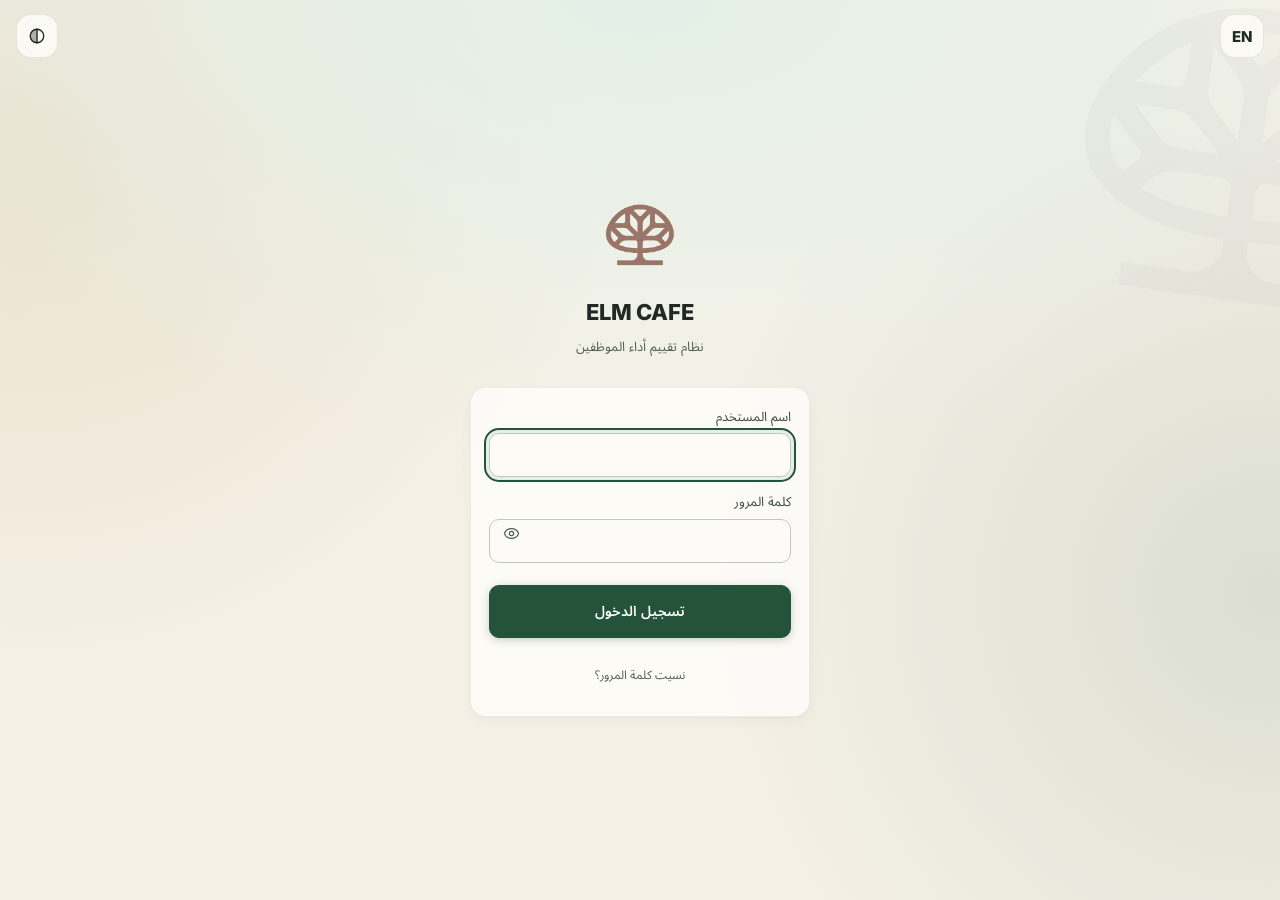
<file: index.html>
<!DOCTYPE html>
<html lang="ar" dir="rtl">
<head>
<meta charset="UTF-8" />
<meta name="viewport" content="width=device-width, initial-scale=1, viewport-fit=cover" />
<title>ELM CAFE</title>
<meta name="apple-mobile-web-app-capable" content="yes" />
<meta name="apple-mobile-web-app-status-bar-style" content="default" />
<meta name="apple-mobile-web-app-title" content="ELM CAFE" />
<meta name="mobile-web-app-capable" content="yes" />
<meta name="theme-color" content="#F6F1E7" />
<meta name="background-color" content="#F6F1E7" />
<link rel="manifest" href="./manifest.json" />
<link rel="preload" href="./noto-arabic-variable.woff2" as="font" type="font/woff2" crossorigin />
<link rel="preload" href="./inter-latin-variable.woff2" as="font" type="font/woff2" crossorigin />


<script>document.documentElement.classList.add("elm-booting");(function(){var choice='auto';try{choice=localStorage.getItem('elm-theme')||'auto'}catch(_){}if(!/^(light|dark|auto)$/.test(choice))choice='auto';var dark=choice==='dark'||(choice==='auto'&&window.matchMedia&&matchMedia('(prefers-color-scheme: dark)').matches),color=dark?'#101513':'#F6F1E7';document.documentElement.dataset.themeChoice=choice;document.documentElement.dataset.theme=dark?'dark':'light';document.documentElement.style.backgroundColor=color;document.querySelector('meta[name="theme-color"]').setAttribute('content',color);document.querySelector('meta[name="background-color"]').setAttribute('content',color)})();</script>
<link rel="apple-touch-icon" sizes="180x180" href="./apple-touch-icon.png">
<link rel="icon" href="./elm-cafe-logo.png" />

<link rel="stylesheet" href="./app.css?v=1.2.3">
</head>
<body>
<div id="initial-splash" class="initial-splash" role="status" aria-label="جارِ تحميل ELM CAFE"><img src="./elm-cafe-logo.png" alt="ELM CAFE"><span class="splash-pulse" aria-hidden="true"></span></div>
<div id="root"></div>
<script>
  window.addEventListener('error', function (e) {
    var msg = (e && e.message) ? e.message : 'خطأ غير معروف';
    var splash = document.getElementById('initial-splash');
    if (!window.__elmReactMounted && splash) {
      document.documentElement.classList.remove('elm-booting');
      splash.innerHTML = '<div style="padding:24px;font-family:sans-serif;direction:rtl;text-align:right;color:#A6382C;font-size:14px;line-height:1.6;">' +
        '<b>حدث خطأ أثناء تحميل التطبيق</b><br><br><span id=\"app-error-text\"></span></div>';
      var messageNode = document.getElementById('app-error-text');
      if (messageNode) messageNode.textContent = msg;
    }
  });
  window.setTimeout(function () {
    var splash = document.getElementById('initial-splash');
    if (!window.__elmReactMounted && splash) {
      document.documentElement.classList.remove('elm-booting');
      splash.innerHTML = '<div style="padding:24px;font-family:sans-serif;direction:rtl;text-align:center;color:#263d2e;font-size:16px;line-height:1.8;max-width:360px;margin:20vh auto">' +
        '<b>استغرق فتح التطبيق وقتًا أطول من المعتاد</b><p>تأكد من الاتصال بالإنترنت ثم حاول مجددًا.</p>' +
        '<button type="button" onclick="location.reload()" style="border:0;border-radius:12px;background:#24583a;color:white;padding:12px 18px;font:inherit">إعادة المحاولة</button></div>';
    }
  }, 15000);
</script>
<script src="./react.js"></script>
<script src="./react-dom.js"></script>
<script src="./supabase.js"></script>
<script src="./version.js"></script>
<script src="./i18n.js?v=1.2.3"></script>
<script src="./public-config.js?v=1.2.3"></script>
<script src="./app.js?v=1.2.3"></script>

<script>
if('serviceWorker' in navigator && window.isSecureContext){navigator.serviceWorker.register('./sw.js').catch(function(){});}
</script>
</body>
</html>
</file>
<file: app.css>
@font-face { font-family: "Elm Arabic"; src: url(./elm-arabic-1.ttf) format("truetype"); font-weight: 400; font-style: normal; font-display: swap; }
@font-face { font-family: "Elm Arabic"; src: url(./elm-arabic-2.ttf) format("truetype"); font-weight: 700; font-style: normal; font-display: swap; }
.notification-device-push { display:flex; align-items:center; justify-content:space-between; gap:12px; margin:8px 12px; padding:10px 12px; border:1px solid var(--glass-border); border-radius:14px; background:var(--glass); color:var(--ink-2); font-size:12px; }
.notification-device-push button { border:0; border-radius:10px; padding:8px 12px; min-height:36px; background:var(--action-green); color:#fff; font:inherit; font-weight:700; }
.notification-device-push button:disabled { opacity:.55; }
  :root {
    --bg: #F7F4EC; --bg-2: #FFFFFF;
    --ink: #211E18; --ink-2: #4B463C; --ink-3: #6D665A; --ink-4: #C9C3B4;
    --border: #ECE7DB; --border-strong: #D6CFBD;
    --forest: #2E4635; --forest-10: #E4EAE3; --action-green:#24533a;
    --green: #3B6D24; --green-10: #E9F2E0;
    --red: #A6382C; --red-10: #F7E7E3;
    --gold: #C9A227; --gold-dark: #8A6A16; --gold-10: #F7EFD6;
    --glass: rgba(255,255,255,.56); --glass-strong: rgba(255,255,255,.72);
    --glass-border: rgba(255,255,255,.9); --glass-shadow: rgba(33,30,24,.09);
  }
  html[data-theme="dark"] {
    color-scheme: dark;
    --bg: #0b0c0e; --bg-2: rgba(26,28,32,.85);
    --ink: #f7f7f5; --ink-2: #d8d9dc; --ink-3: #a7aab0; --ink-4: #747780;
    --border: #34363c; --border-strong: #555962;
    --forest: #8bc6a0; --forest-10: #25362c; --action-green:#24533a;
    --green: #9bd8b2; --green-10: #1c3027;
    --red: #ffa9a3; --red-10: #392827;
    --gold: #e3c986; --gold-dark: #f1dba4; --gold-10: #383126;
    --glass: rgba(30,31,35,.65); --glass-strong: rgba(35,36,40,.88);
    --glass-border: rgba(255,255,255,.16); --glass-shadow: rgba(0,0,0,.42);
  }
  * { box-sizing: border-box; -webkit-tap-highlight-color: transparent; }
  html, body { margin: 0; padding: 0; background: var(--bg); font-family: 'Elm Arabic', 'Noto Sans Arabic', sans-serif; color: var(--ink); -webkit-font-smoothing: antialiased; }
  button, input, select, textarea { font-family: 'Elm Arabic', 'Noto Sans Arabic', sans-serif; }
  button { transition: transform .12s ease, opacity .12s ease, box-shadow .12s ease; -webkit-user-select: none; user-select: none; }
  button:active { transform: scale(0.96); opacity: 0.88; }
  input:focus, textarea:focus, select:focus { outline: none; border-color: var(--forest); box-shadow: 0 0 0 3px var(--forest-10); }
  ::-webkit-scrollbar { width: 6px; height: 6px; }
  ::-webkit-scrollbar-thumb { background: var(--border-strong); border-radius: 6px; }
  .spin { animation: spin 0.8s linear infinite; display: inline-block; }
  @keyframes spin { to { transform: rotate(360deg); } }
  .spin-once { animation: spin .5s cubic-bezier(.4,0,.2,1); }
  @keyframes fadeIn { from { opacity: 0; transform: translateY(4px); } to { opacity: 1; transform: translateY(0); } }
  @media print { .no-print { display: none !important; } }
  #root { max-width: 480px; margin: 0 auto; min-height: 100vh; background: var(--bg); }

  .topbar-title { font-size: 14px; font-weight: 800; white-space: nowrap; overflow: hidden; text-overflow: ellipsis; }
  .notification-badge { position: absolute; top: -3px; left: -3px; min-width: 17px; height: 17px; padding: 0 3px; border-radius: 9px; background: var(--red); color: white; font-size: 10px; font-weight: 800; display: grid; place-items: center; }
  button:focus-visible { outline: 2px solid var(--forest); outline-offset: 3px; }
  .dashboard { display: grid; gap: 16px; }
  .dash-intro { padding: 6px 2px 0; }
  .dash-eyebrow { color: var(--gold-dark); font-size: 12px; font-weight: 800; }
  .dash-intro h1 { margin: 3px 0 4px; font-size: 25px; line-height: 1.3; }
  .dash-intro p { margin: 0; color: var(--ink-3); font-size: 13px; line-height: 1.5; }
  .dash-cycle, .dash-metric, .dash-person, .dash-activity, .dash-manage { font: inherit; color: inherit; text-align:start; cursor: pointer; }
  .dash-cycle { width: 100%; display: flex; align-items: center; gap: 12px; padding: 15px; border: 1px solid rgba(255,255,255,.8); border-radius: 20px; background: linear-gradient(125deg,rgba(255,255,255,.9),rgba(228,234,227,.72)); box-shadow: 0 8px 22px rgba(46,70,53,.07), inset 0 1px white; }
  .dash-cycle-icon { width: 42px; height: 42px; flex: none; border-radius: 14px; background: var(--forest); color: white; display: grid; place-items: center; }
  .dash-cycle-text { flex: 1; display: grid; gap: 3px; min-width: 0; }
  .dash-cycle-text small, .dash-metric small, .dash-person small { color: var(--ink-3); font-size: 11px; }
  .dash-cycle-text strong { font-size: 15px; overflow: hidden; text-overflow: ellipsis; white-space: nowrap; }
  .dash-grid { display: grid; grid-template-columns: repeat(2,minmax(0,1fr)); gap: 10px; }
  .dash-metric { min-height: 143px; padding: 13px; border-radius: 18px; border: 1px solid rgba(236,231,219,.9); background: rgba(255,255,255,.84); box-shadow: 0 4px 16px rgba(33,30,24,.045); display: flex; flex-direction: column; align-items: flex-start; }
  .dash-metric.urgent { background: var(--red-10); border-color: #eac7c0; }
  .dash-metric-head { width: 100%; display: flex; align-items: center; justify-content: space-between; color: var(--forest); }
  .dash-metric.urgent .dash-metric-head, .dash-metric.urgent strong { color: var(--red); }
  .dash-metric > strong { font-size: 27px; line-height: 1.1; margin-top: 10px; }
  .dash-metric-label { font-size: 13px; font-weight: 800; margin-top: 3px; }
  .dash-metric small { margin-top: 4px; line-height: 1.4; }
  .dash-section-head { display: flex; justify-content: space-between; align-items: baseline; gap: 8px; margin: 1px 2px 9px; }
  .dash-section h2 { font-size: 15px; margin: 0; }
  .dash-section-head button { border: 0; background: transparent; color: var(--forest); font-size: 12px; font-weight: 800; cursor: pointer; }
  .dash-person, .dash-activity { width: 100%; border: 1px solid var(--border); background: rgba(255,255,255,.85); border-radius: 18px; padding: 13px; }
  .dash-person { display: flex; align-items: center; gap: 10px; }
  .dash-avatar { display: grid; place-items: center; width: 41px; height: 41px; border-radius: 14px; flex: none; font-weight: 800; }
  .dash-person-name { flex: 1; min-width: 0; display: grid; gap: 3px; }
  .dash-person-name strong { overflow: hidden; white-space: nowrap; text-overflow: ellipsis; font-size: 13px; }
  .dash-person-score { font-size: 20px; font-weight: 800; color: var(--forest); display: grid; text-align: center; }
  .dash-activity { display: grid; gap: 0; }
  .dash-activity-row { padding: 8px 0; display: grid; gap: 2px; border-bottom: 1px solid var(--border); font-size: 12px; line-height: 1.4; }
  .dash-activity-row:first-child { padding-top: 0; }
  .dash-activity-row:last-child { border: 0; padding-bottom: 0; }
  .dash-activity-row small { color: var(--ink-3); }
  .dash-empty { padding: 20px; border-radius: 16px; background: white; color: var(--ink-3); font-size: 13px; }
  .dash-manage { border: 0; border-radius: 16px; padding: 13px 16px; background: var(--forest-10); color: var(--forest); font-weight: 800; display: flex; gap: 10px; align-items: center; }
  .dash-manage svg:last-child { margin-right: auto; }
  @media (max-width: 360px) { .app-topbar { padding-left: 6px !important; } .app-topbar button { min-width: 38px !important; min-height: 38px !important; padding: 7px !important; } .topbar-title { font-size: 12px; } }
  @media (prefers-reduced-motion: reduce) { *, *::before, *::after { animation-duration: .01ms !important; transition-duration: .01ms !important; } }

  body { background-image: radial-gradient(circle at 12% 0%, rgba(201,162,39,.07), transparent 38%), radial-gradient(circle at 95% 65%, rgba(46,70,53,.07), transparent 42%); }
  #root { background: transparent; }
  .app-topbar, .app-bottomnav { background: var(--glass) !important; border-color: var(--glass-border) !important; box-shadow: 0 10px 30px var(--glass-shadow), inset 0 1px var(--glass-border) !important; }
  .app-topbar button { background: var(--glass-strong) !important; border-color: var(--glass-border) !important; color: var(--ink-2) !important; }
  .app-topbar .notification-badge { color: #fff !important; }
  .dash-cycle { background: linear-gradient(125deg,var(--glass-strong),var(--forest-10)) !important; border-color: var(--glass-border) !important; }
  .dash-metric, .dash-person, .dash-activity { background: var(--glass) !important; border-color: var(--glass-border) !important; backdrop-filter: blur(18px) saturate(150%); -webkit-backdrop-filter: blur(18px) saturate(150%); }
  .dash-metric.urgent { background: var(--red-10) !important; }
  .dash-manage { background: var(--forest-10) !important; }
  .dash-empty { background: var(--glass) !important; }
  html[data-theme="dark"] .dash-cycle-icon, html[data-theme="dark"] button[style*="background: var(--forest)"] { color: #17251c !important; }
  html[data-theme="dark"] .dash-activity-row { border-color: var(--border); }
  html[data-theme="dark"] .dash-metric.urgent { border-color: #704c47 !important; }
  html[data-theme="dark"] button[style*="background: rgb(255, 255, 255)"], html[data-theme="dark"] input[style*="background: rgb(255, 255, 255)"], html[data-theme="dark"] select[style*="background: rgb(255, 255, 255)"] { background: var(--glass-strong) !important; color: var(--ink) !important; }
  html[data-theme="dark"] .dash-person-score, html[data-theme="dark"] .dash-section-head button { color: var(--forest); }
  .dashboard > section, .dashboard > button, .dashboard > div { min-width: 0; }
  @supports (backdrop-filter: blur(10px)) { .app-topbar, .app-bottomnav, .dash-cycle { backdrop-filter: blur(24px) saturate(160%); -webkit-backdrop-filter: blur(24px) saturate(160%); } }

  .login-theme-button { position: absolute; top: calc(14px + env(safe-area-inset-top, 0px)); left: 16px; z-index: 2; width: 42px; height: 42px; border: 1px solid var(--glass-border); border-radius: 15px; background: var(--glass); color: var(--ink); display: grid; place-items: center; cursor: pointer; backdrop-filter: blur(16px); }
  .login-language-button { position:absolute; top:calc(14px + env(safe-area-inset-top, 0px)); right:16px; z-index:2; width:44px; height:44px; border:1px solid var(--glass-border); border-radius:15px; background:var(--glass); color:var(--ink); font-size:15px; font-weight:800; cursor:pointer; backdrop-filter:blur(16px); }
  @supports (backdrop-filter: blur(10px)) { #root [style*="background: var(--glass)"] { backdrop-filter: blur(18px) saturate(140%); -webkit-backdrop-filter: blur(18px) saturate(140%); } }
  html[data-theme="dark"] #root [style*="background: var(--red)"], html[data-theme="dark"] #root [style*="background: var(--forest)"] { color: #17251c !important; }

  .initial-splash { min-height: 100dvh; display:flex; flex-direction:column; align-items:center; justify-content:center; gap:12px; color:var(--ink); font-family:"Elm Arabic",sans-serif; font-weight:700; letter-spacing:.01em; }
  .initial-splash img { width:112px; height:auto; }
  .splash-pulse { width:42px; height:3px; border-radius:4px; background:var(--gold); animation:splash 1.4s ease-in-out infinite; }
  @keyframes splash { 50% { opacity:.25; transform:scaleX(.55); } }
  body { background-color:var(--bg); background-image:radial-gradient(circle at 20% 8%,rgba(186,164,116,.24),transparent 36%),radial-gradient(circle at 85% 80%,rgba(79,116,91,.16),transparent 40%); }
  html[data-theme="dark"] body { background-image:radial-gradient(circle at 20% 8%,rgba(150,137,112,.08),transparent 34%),radial-gradient(circle at 85% 80%,rgba(90,97,111,.08),transparent 42%); }
  #root { background:transparent; }
  .eyebrow { font-size:10px; font-weight:800; letter-spacing:.06em; color:var(--gold-dark); }
  .section-heading { display:flex; align-items:end; justify-content:space-between; gap:8px; margin:6px 1px 12px; }
  .section-heading h1,.section-heading h2 { margin:2px 0 0; line-height:1.25; }
  .section-heading h1 { font-size:22px; }.section-heading h2 { font-size:16px; }
  .section-heading small { color:var(--ink-3); font-size:11px; }
  .text-action { color:var(--forest); border:0; background:transparent; font-weight:800; cursor:pointer; font-size:12px; padding:6px 0; }
  .executive-dashboard,.report-screen,.work-screen,.cycles-screen { display:grid; gap:16px; min-width:0; }
  .executive-hero,.work-hero { border-radius:25px; padding:21px; color:#fff; background:linear-gradient(125deg,#223a2c,#38563f); box-shadow:0 14px 35px rgba(31,56,41,.18); position:relative; overflow:hidden; }
  .executive-hero:after,.work-hero:after { content:""; position:absolute; inset:-50% -50% auto auto; width:260px; height:260px; border-radius:50%; background:rgba(255,255,255,.06); pointer-events:none; }
  .executive-hero .eyebrow,.work-hero .eyebrow { color:#ead9ae; }
  .executive-hero h1,.work-hero h1 { font-size:26px; margin:3px 0 2px; }
  .executive-hero p,.work-hero p { font-size:13px; opacity:.84; margin:0 0 20px; }
  .hero-progress-label { display:flex; justify-content:space-between; align-items:center; font-size:12px; }
  .hero-progress-label strong { font-size:18px; }.hero-progress,.cycle-progress { height:7px; border-radius:9px; background:rgba(255,255,255,.2); overflow:hidden; margin:7px 0 17px; }
  .hero-progress span,.cycle-progress span { display:block; height:100%; border-radius:9px; background:#e8d5a0; }
  .hero-actions { display:flex; gap:8px; }.hero-actions button { min-height:38px; border-radius:12px; padding:8px 11px; font-size:12px; font-weight:800; border:1px solid rgba(255,255,255,.26); background:rgba(255,255,255,.13); color:#fff; cursor:pointer; display:flex; align-items:center; gap:8px; }
  .executive-stats { display:grid; grid-template-columns:repeat(2,minmax(0,1fr)); gap:9px; }
  .executive-stat { min-height:112px; display:flex; align-items:flex-start; flex-direction:column; padding:14px; border:1px solid var(--glass-border); border-radius:19px; background:var(--glass); color:var(--ink); box-shadow:0 7px 20px var(--glass-shadow); text-align:start; cursor:pointer; backdrop-filter:blur(20px) saturate(140%); -webkit-backdrop-filter:blur(20px) saturate(140%); }
  .executive-stat svg { color:var(--gold-dark); }.executive-stat strong { margin-top:7px; font-size:25px; line-height:1; }.executive-stat small { margin-top:4px; color:var(--ink-3); font-size:11px; }
  .dashboard-panel { min-width:0; }
  .mvp-card { width:100%; display:flex; gap:12px; align-items:center; text-align:start; border:1px solid rgba(207,170,99,.5); border-radius:22px; padding:15px; background:linear-gradient(115deg,rgba(242,223,170,.42),var(--glass)); color:var(--ink); cursor:pointer; box-shadow:0 8px 24px var(--glass-shadow); }
  .mvp-medal { display:grid; place-items:center; flex:none; width:49px; height:49px; border-radius:16px; background:var(--gold-10); color:var(--gold-dark); font-size:28px; }.mvp-copy { display:grid; gap:3px; min-width:0; flex:1; }.mvp-copy small { color:var(--ink-3); font-size:11px; }.mvp-copy strong { overflow:hidden; white-space:nowrap; text-overflow:ellipsis; font-size:15px; }.mvp-score { display:grid; color:var(--gold-dark); font-size:23px; font-weight:800; text-align:center; }.mvp-score small { font-size:10px; color:var(--ink-3); }
  .pending-list,.activity-feed { display:grid; gap:7px; }.pending-list button { width:100%; display:flex; align-items:center; gap:10px; text-align:start; border:1px solid var(--glass-border); border-radius:16px; padding:9px 11px; background:var(--glass); color:var(--ink); cursor:pointer; }.pending-list button>span:nth-child(2) { flex:1; display:grid; gap:2px; }.pending-list strong { font-size:12px; }.pending-list small { font-size:10px; color:var(--ink-3); }
  .activity-feed { border:1px solid var(--glass-border); background:var(--glass); border-radius:18px; padding:10px 14px; }.activity-feed>div { display:flex; align-items:flex-start; gap:10px; padding:6px 0; }.activity-feed>div+div { border-top:1px solid var(--border); }.activity-dot { width:7px; height:7px; border-radius:50%; background:var(--gold); margin-top:6px; flex:none; }.activity-feed>div>span:last-child { display:grid; gap:3px; font-size:12px; }.activity-feed small { font-size:10px; color:var(--ink-3); }
  .report-head { background:var(--glass); border:1px solid var(--glass-border); border-radius:22px; padding:16px; }.report-head h1 { margin:3px 0 14px; font-size:23px; }.report-head label { display:grid; gap:6px; font-size:11px; color:var(--ink-3); font-weight:700; }.report-head select,.modern-search { width:100%; min-height:43px; border:1px solid var(--border-strong); border-radius:13px; background:var(--glass-strong); color:var(--ink); font-size:13px; padding:8px 12px; }
  .report-stats { display:grid; grid-template-columns:repeat(3,minmax(0,1fr)); gap:7px; }.report-stats>div { border:1px solid var(--glass-border); border-radius:16px; padding:11px 7px; background:var(--glass); display:grid; gap:3px; text-align:center; }.report-stats strong { font-size:20px; }.report-stats small { font-size:10px; color:var(--ink-3); }
  .segmented { display:flex; gap:5px; overflow-x:auto; padding:3px; border:1px solid var(--glass-border); border-radius:14px; background:var(--glass); }.segmented button { flex:1; white-space:nowrap; min-height:35px; border:0; border-radius:10px; color:var(--ink-3); background:transparent; font-size:11px; font-weight:700; cursor:pointer; }.segmented button.selected { background:var(--glass-strong); color:var(--ink); box-shadow:0 2px 8px var(--glass-shadow); }
  .report-grid,.people-grid,.cycles-grid { display:grid; grid-template-columns:repeat(2,minmax(0,1fr)); gap:9px; }.report-tile,.person-tile,.cycle-tile { min-width:0; color:var(--ink); border:1px solid var(--glass-border); background:var(--glass); border-radius:19px; padding:13px; box-shadow:0 6px 20px var(--glass-shadow); backdrop-filter:blur(18px) saturate(130%); -webkit-backdrop-filter:blur(18px) saturate(130%); }.report-tile,.person-tile { display:flex; flex-direction:column; align-items:flex-start; text-align:start; cursor:pointer; min-height:144px; }
  .report-rank { color:var(--gold-dark); font-size:11px; font-weight:800; }.report-score { font-size:27px; font-weight:800; color:var(--forest); margin:7px 0; line-height:1; }.report-score small { font-size:10px; color:var(--ink-3); margin-right:3px; }.report-tile strong,.person-tile strong { font-size:12px; line-height:1.45; }.report-tile>small,.person-tile>small { color:var(--ink-3); font-size:10px; margin:2px 0 9px; }.status-chip { margin-top:auto; border-radius:8px; padding:5px 7px; font-size:9px; font-weight:700; color:var(--ink-3); background:var(--forest-10); }.status-chip.done { color:var(--green); background:var(--green-10); }
  .work-hero-stats { display:grid; grid-template-columns:repeat(3,minmax(0,1fr)); gap:10px; border-top:1px solid rgba(255,255,255,.2); padding-top:13px; }.work-hero-stats span { display:grid; gap:3px; font-size:10px; opacity:.8; }.work-hero-stats strong { font-size:21px; opacity:1; }
  .quick-links { display:flex; gap:7px; overflow-x:auto; }.quick-links button { flex:none; display:flex; gap:7px; align-items:center; border:1px solid var(--glass-border); background:var(--glass); color:var(--ink); border-radius:12px; padding:9px 11px; font-size:11px; cursor:pointer; }
  .person-avatar { display:grid; place-items:center; width:35px; height:35px; border-radius:11px; font-weight:800; flex:none; }.person-tile .person-avatar { margin-bottom:9px; }
  .cycles-grid { grid-template-columns:1fr; }.cycle-note { font-size:11px; color:var(--ink-3); margin-top:-8px; }.create-cycle { display:flex; align-items:center; gap:4px; border:0; border-radius:12px; background:var(--forest); color:#fff; padding:9px 11px; font-size:11px; font-weight:700; cursor:pointer; }.create-cycle:disabled { opacity:.5; cursor:not-allowed; }
  .cycle-tile { padding:16px; }.cycle-tile-top,.cycle-numbers { display:flex; justify-content:space-between; gap:7px; align-items:center; }.cycle-tile-top small { color:var(--ink-3); font-size:10px; }.cycle-state { font-size:10px; font-weight:800; padding:5px 8px; border-radius:8px; background:var(--forest-10); color:var(--ink-2); }.cycle-state.active { background:var(--green-10); color:var(--green); }.cycle-state.cancelled { background:var(--red-10); color:var(--red); }.cycle-tile h2 { font-size:17px; margin:12px 0; }.cycle-numbers { font-size:11px; color:var(--ink-3); }.cycle-numbers strong { color:var(--ink); font-size:16px; }.cycle-progress { background:var(--border); margin:9px 0 13px; }.cycle-progress span { background:var(--gold); }
  .cycle-open { width:100%; display:flex; justify-content:space-between; align-items:center; border:0; border-radius:12px; background:var(--forest-10); color:var(--ink); padding:10px 12px; font-weight:800; cursor:pointer; }.cycle-actions { display:flex; gap:7px; flex-wrap:wrap; margin-top:12px; }.cycle-actions button { border:1px solid var(--border); background:var(--glass-strong); color:var(--ink-2); border-radius:9px; padding:6px 10px; font-size:10px; cursor:pointer; }.cycle-actions button:disabled { opacity:.4; cursor:not-allowed; }
  html[data-theme="dark"] .executive-hero,html[data-theme="dark"] .work-hero { background:linear-gradient(130deg,#1d1e21,#292a2e); box-shadow:0 14px 30px rgba(0,0,0,.3); }.executive-hero .hero-actions button,.work-hero .hero-actions button { color:#fff; }
  html[data-theme="dark"] .mvp-card { background:linear-gradient(115deg,rgba(122,105,67,.25),var(--glass)); }
  html[data-theme="dark"] .create-cycle { color:#151515; }
  html[data-theme="dark"] img[alt="Elm Cafe"],html[data-theme="dark"] img[alt="شعار علم كافيه"] { filter:brightness(0) invert(88%) sepia(14%) saturate(390%) hue-rotate(353deg); }
  .employee-profile { display:grid; gap:15px; }.profile-hero { border:1px solid var(--glass-border); background:var(--glass); border-radius:24px; padding:20px; text-align:center; }.profile-hero .person-avatar { width:52px; height:52px; margin:0 auto 10px; border-radius:16px; font-size:20px; }.profile-hero h1 { margin:4px 0; font-size:21px; }.profile-hero p { margin:0; font-size:12px; color:var(--ink-3); }.profile-score { border-top:1px solid var(--border); margin-top:17px; padding-top:14px; display:grid; gap:3px; }.profile-score strong { font-size:32px; color:var(--forest); }.profile-score span { font-size:11px; color:var(--ink-3); }.profile-actions { display:grid; grid-template-columns:1fr 1fr; gap:8px; }.profile-actions button { min-height:45px; border:1px solid var(--glass-border); background:var(--glass); color:var(--ink); border-radius:13px; font-weight:800; cursor:pointer; display:flex; align-items:center; justify-content:center; gap:6px; }.profile-actions button:first-child { background:var(--forest); color:#fff; }.profile-actions button:disabled { opacity:.45; cursor:not-allowed; }.profile-history { display:grid; gap:7px; }
  .evaluation-screen { display:grid; gap:5px; }.evaluation-screen button { border-radius:15px !important; }.evaluation-screen textarea { min-height:95px; }.evaluation-screen>div:first-child { border-radius:14px; }
  html[data-theme="dark"] .profile-actions button:first-child { color:#161719; }
  @media (max-width:350px) { .report-grid,.people-grid { grid-template-columns:1fr; }.executive-hero,.work-hero { padding:17px; } }
  @media print { .app-topbar,.app-bottomnav,.segmented,.modern-search,.text-action,.hero-actions,.create-cycle,.cycle-actions { display:none !important; } .report-grid { grid-template-columns:repeat(3,1fr); } }

  .notification-dismiss { position:fixed; inset:0; z-index:18; background:transparent; }
  .notification-popover { position:fixed; z-index:19; top:calc(75px + env(safe-area-inset-top, 0px)); left:max(12px, calc((100vw - 480px)/2 + 12px)); width:min(360px, calc(100vw - 24px)); max-height:min(65dvh, 510px); display:flex; flex-direction:column; overflow:hidden; border:1px solid var(--glass-border); border-radius:18px; background:var(--glass-strong); color:var(--ink); box-shadow:0 20px 55px rgba(0,0,0,.19); backdrop-filter:blur(28px) saturate(170%); -webkit-backdrop-filter:blur(28px) saturate(170%); animation:fadeIn .15s ease; }
  .notification-heading { display:flex; align-items:center; justify-content:space-between; padding:13px 15px 11px; border-bottom:1px solid var(--border); }
  .notification-heading div { display:grid; gap:1px; }.notification-heading strong { font-size:14px; }.notification-heading small { color:var(--ink-3); font-size:11px; }
  .notification-heading button { border:0; background:transparent; color:var(--ink-2); font-size:23px; width:30px; height:30px; cursor:pointer; }
  .notification-heading .notification-heading-actions { display:flex; align-items:center; gap:2px; }
  .notification-heading-actions button { width:44px; height:44px; display:grid; place-items:center; border-radius:12px; }
  .notification-list { overflow-y:auto; overscroll-behavior:contain; padding:7px; }
  .notification-item { padding:11px 12px; border-radius:12px; background:var(--red-10); margin-bottom:6px; border:1px solid var(--border); }
  .notification-item.reviewed { background:var(--glass); }.notification-item-top { display:flex; justify-content:space-between; gap:8px; align-items:baseline; }.notification-item strong { font-size:13px; }.notification-item time,.notification-item small { font-size:10px; color:var(--ink-3); }
  .notification-item p { margin:4px 0; font-size:12px; color:var(--ink-2); line-height:1.55; overflow-wrap:anywhere; }.notification-item button { background:var(--glass-strong); color:var(--forest); border:1px solid var(--glass-border); border-radius:9px; padding:6px 9px; margin-top:8px; font-size:11px; font-weight:800; cursor:pointer; }.notification-empty { padding:25px; text-align:center; color:var(--ink-3); font-size:12px; }
  .profile-cycle-label { display:block; margin-top:8px; font-size:11px; opacity:.8; }.profile-stats { grid-template-columns:repeat(4,minmax(0,1fr)) !important; }.profile-stats > div { padding:12px 5px; }.profile-stats strong { font-size:19px; }.profile-stats small { font-size:10px; }
  .profile-category-grid,.cycle-comparison { display:grid; gap:7px; }.profile-category { display:flex; align-items:center; gap:8px; border:1px solid var(--glass-border); border-radius:12px; padding:11px 12px; background:var(--glass); font-size:12px; }.profile-category strong { flex:1; font-size:12px; }.profile-category > span:last-child { color:var(--ink-3); }.category-dot { width:7px; height:7px; border-radius:50%; background:var(--red); }.category-dot.positive { background:var(--green); }
  .cycle-comparison-row { display:grid; grid-template-columns:minmax(78px,1.1fr) minmax(50px,1fr) 30px 52px; align-items:center; gap:8px; padding:10px; background:var(--glass); border:1px solid var(--glass-border); border-radius:12px; font-size:11px; }.cycle-comparison-row > span { overflow:hidden; white-space:nowrap; text-overflow:ellipsis; }.cycle-comparison-row strong { font-size:14px; color:var(--forest); }.cycle-comparison-row small { color:var(--ink-3); }.comparison-track { height:5px; border-radius:8px; background:var(--border); overflow:hidden; }.comparison-track span { display:block; height:100%; border-radius:8px; background:var(--gold); }
  @media(max-width:380px) { .profile-stats small { font-size:9px; } .cycle-comparison-row { grid-template-columns:75px minmax(30px,1fr) 25px 44px; gap:5px; } }
  .history-screen { display:grid; gap:13px; }.history-hero { padding:18px; border-radius:21px; background:var(--glass); border:1px solid var(--glass-border); }.history-hero h1 { margin:2px 0 3px; font-size:21px; }.history-hero p { margin:0 0 16px; font-size:11px; color:var(--ink-3); }.history-stats { display:grid; grid-template-columns:repeat(4,minmax(0,1fr)); gap:6px; }.history-stats>div { display:grid; gap:2px; text-align:center; background:var(--glass-strong); border-radius:12px; padding:8px 3px; }.history-stats strong { font-size:18px; }.history-stats small { color:var(--ink-3); font-size:9px; }.history-cycle { display:grid; gap:5px; font-size:11px; color:var(--ink-3); font-weight:800; }.history-cycle select { width:100%; padding:10px; border-radius:12px; background:var(--glass); color:var(--ink); border:1px solid var(--glass-border); font-size:13px; }.history-list { display:grid; gap:9px; }.history-card { border:1px solid var(--glass-border); background:var(--glass); border-radius:17px; padding:14px; }.history-card.cancelled { opacity:.7; }.history-card-top { display:flex; gap:7px; align-items:center; }.history-card-top strong { flex:1; font-size:14px; }.history-card-top b { font-size:17px; color:var(--forest); }.history-type { font-size:10px; border-radius:8px; color:var(--red); background:var(--red-10); padding:4px 7px; }.history-type.positive { color:var(--green); background:var(--green-10); }.history-meta { display:flex; justify-content:space-between; gap:6px; margin-top:10px; font-size:10px; color:var(--ink-3); }.history-evaluator { font-size:11px; color:var(--ink-2); margin-top:6px; }.history-note { font-size:12px; line-height:1.6; margin:10px 0 0; padding:10px; border-radius:10px; background:var(--glass-strong); overflow-wrap:anywhere; }.history-cancelled { display:block; margin-top:8px; font-size:10px; color:var(--ink-3); }.history-cancel { border:0; color:var(--red); background:transparent; font-size:11px; padding:8px 0 0; cursor:pointer; }

  .app-bottomnav { max-width:420px !important; border-radius:18px !important; }
  .app-bottomnav button { position:relative; }
  .app-bottomnav button[aria-current="page"]:after { content:""; position:absolute; bottom:2px; width:16px; height:2px; border-radius:3px; background:var(--forest); }
  .app-topbar { box-shadow:0 6px 20px var(--glass-shadow), inset 0 1px var(--glass-border) !important; }
  .app-toast { position:fixed; z-index:60; bottom:calc(73px + env(safe-area-inset-bottom, 0px)); left:50%; transform:translateX(-50%); width:min(360px,calc(100vw - 28px)); display:flex; align-items:flex-start; gap:9px; padding:10px 12px; border-radius:14px; border:1px solid var(--glass-border); background:var(--glass-strong); color:var(--ink); box-shadow:0 12px 30px rgba(0,0,0,.15); backdrop-filter:blur(22px); -webkit-backdrop-filter:blur(22px); animation:fadeIn .18s ease; }
  .app-toast.error { border-color:var(--red); }.toast-indicator { flex:none; width:20px; height:20px; border-radius:7px; display:grid; place-items:center; background:var(--forest-10); color:var(--forest); font-size:12px; font-weight:900; }.app-toast.error .toast-indicator { background:var(--red-10); color:var(--red); }
  .toast-content { min-width:0; display:grid; gap:4px; overflow-wrap:anywhere; }.toast-content strong { font-size:11px; line-height:1.5; font-weight:700; }.toast-content button { border:0; padding:0; width:max-content; background:transparent; color:var(--forest); font-size:10px; cursor:pointer; }.toast-content small { font-size:10px; max-height:100px; overflow:auto; color:var(--ink-3); direction:ltr; text-align:left; }
  .app-fallback { min-height:100dvh; padding:24px; display:flex; flex-direction:column; align-items:flex-start; justify-content:center; gap:10px; color:var(--ink); background:var(--bg); }.app-fallback strong { font-size:19px; }.app-fallback p { font-size:13px; line-height:1.7; }.app-fallback button { border:0; padding:12px 16px; border-radius:12px; background:var(--forest); color:var(--bg); font-weight:800; }
  .executive-dashboard .dashboard-panel { border:1px solid var(--glass-border); border-radius:20px; background:var(--glass); padding:13px; box-shadow:0 6px 19px var(--glass-shadow); }
  .executive-dashboard .dashboard-panel .mvp-card,.executive-dashboard .dashboard-panel .pending-list button,.executive-dashboard .dashboard-panel .activity-feed { box-shadow:none; }
  @media(prefers-reduced-motion:reduce) { .app-toast { animation:none; } }

  /* Denser control center: four real actions remain reachable without oversized cards. */
  .executive-dashboard { gap:11px; }.executive-hero { padding:16px 17px; border-radius:20px; }.executive-hero h1 { font-size:21px; }.executive-hero p { margin:1px 0 11px; font-size:11px; }.hero-progress-label strong { font-size:15px; }.hero-progress { margin:5px 0 11px; height:5px; }.hero-actions button { min-height:34px; padding:6px 10px; }
  .executive-stats { gap:7px; }.executive-stat { min-height:81px; padding:10px 12px; border-radius:15px; }.executive-stat svg { width:16px; height:16px; }.executive-stat strong { font-size:21px; margin-top:5px; }.executive-stat small { font-size:10px; margin-top:2px; }
  .executive-dashboard .dashboard-panel { padding:11px 12px; border-radius:17px; }.executive-dashboard .section-heading { margin:1px 0 9px; }.executive-dashboard .section-heading h2 { font-size:14px; }.executive-dashboard .mvp-card { padding:10px 12px; border-radius:15px; gap:9px; }.executive-dashboard .mvp-medal { width:37px; height:37px; border-radius:12px; font-size:20px; }.executive-dashboard .mvp-score { font-size:20px; }.executive-dashboard .pending-list button { padding:7px 9px; border-radius:12px; }.executive-dashboard .activity-feed { padding:7px 11px; border-radius:13px; }
  /* A translucent surface needs separation, highlight, blur, and readable text. */
  .notification-popover { background:linear-gradient(135deg,rgba(255,255,255,.72),rgba(246,242,232,.52)) !important; border:1px solid rgba(255,255,255,.88) !important; box-shadow:0 18px 48px rgba(31,32,26,.18), inset 0 1px 0 rgba(255,255,255,.9) !important; backdrop-filter:blur(32px) saturate(170%) !important; -webkit-backdrop-filter:blur(32px) saturate(170%) !important; }
  html[data-theme="dark"] .notification-popover { background:linear-gradient(135deg,rgba(46,47,52,.78),rgba(23,24,29,.65)) !important; border-color:rgba(255,255,255,.16) !important; box-shadow:0 18px 50px rgba(0,0,0,.46), inset 0 1px 0 rgba(255,255,255,.13) !important; }
  .notification-item { background:rgba(255,255,255,.35); border-color:var(--glass-border); }.notification-item:not(.reviewed) { background:var(--red-10); }.notification-item.reviewed { background:transparent; }
  .print-report { display:none; }
  @media print {
    @page { size:A4 portrait; margin:15mm 13mm; }
    html,body,#root { background:#fff !important; color:#1f2925 !important; max-width:none !important; width:100% !important; min-height:0 !important; font-family:Arial,sans-serif !important; }
    body { background-image:none !important; }
    .app-topbar,.app-bottomnav,.app-toast,.notification-popover,.notification-dismiss { display:none !important; }
    .report-screen > :not(.print-report) { display:none !important; }
    .report-screen,.report-screen .print-report { display:block !important; width:100% !important; max-width:none !important; border:0 !important; background:#fff !important; box-shadow:none !important; }
    .print-report { direction:inherit; text-align:start; font-size:10pt; line-height:1.5; color:#17251c; }
    .print-report-head { display:flex; justify-content:space-between; align-items:start; border-bottom:2px solid #2e4635; padding-bottom:10mm; margin-bottom:8mm; }.print-report-head small { color:#6e786f; font-size:9pt; }.print-report-head h1 { margin:2mm 0; font-size:22pt; }.print-report-head p { margin:0; }.print-report-stamp { display:grid; text-align:left; color:#6e786f; font-size:9pt; }.print-report-stamp strong { color:#17251c; }
    .print-report-summary { display:grid; grid-template-columns:repeat(4,1fr); gap:3mm; margin-bottom:9mm; }.print-report-summary>div { border:1px solid #ccd5cc; border-radius:3mm; padding:3mm; display:grid; }.print-report-summary small { color:#59645b; }.print-report-summary strong { font-size:16pt; }
    .print-report h2 { font-size:13pt; margin:0 0 3mm; }.print-report-table { width:100%; border-collapse:collapse; table-layout:fixed; }.print-report-table th { text-align:start; background:#e8eee8; font-weight:bold; }.print-report-table th,.print-report-table td { padding:2.5mm 2mm; border-bottom:1px solid #d5dcd6; overflow-wrap:anywhere; vertical-align:top; }.print-report-table th:nth-child(1),.print-report-table td:nth-child(1) { width:6%; }.print-report-table th:nth-child(2),.print-report-table td:nth-child(2) { width:22%; }.print-report-table th:nth-child(3),.print-report-table td:nth-child(3) { width:17%; }.print-report-table th:nth-child(4),.print-report-table td:nth-child(4) { width:16%; }.print-report-table th:nth-child(5),.print-report-table td:nth-child(5) { width:15%; }.print-report-table th:nth-child(6),.print-report-table td:nth-child(6) { width:13%; }.print-report-table th:nth-child(7),.print-report-table td:nth-child(7) { width:11%; }
    .print-report-table thead { display:table-header-group; }.print-report-table tr { break-inside:avoid; page-break-inside:avoid; }.print-report footer { color:#6e786f; border-top:1px solid #ccd5cc; margin-top:8mm; padding-top:3mm; font-size:8pt; }
  }

  /* Keep the toast animation centered throughout and avoid costly blur on every update. */
  .app-toast { bottom:calc(68px + env(safe-area-inset-bottom, 0px)) !important; background:rgba(255,255,255,.96) !important; backdrop-filter:none !important; -webkit-backdrop-filter:none !important; animation:toastEnter .14s ease-out both !important; will-change:transform,opacity; }
  html[data-theme="dark"] .app-toast { background:rgba(31,32,36,.97) !important; }
  @keyframes toastEnter { from { opacity:0; transform:translate(-50%,7px); } to { opacity:1; transform:translate(-50%,0); } }
  .executive-dashboard { gap:9px !important; }
  .executive-hero { padding:13px 15px !important; border-radius:18px !important; }
  .executive-hero h1 { font-size:19px !important; }
  .executive-hero p { margin-bottom:8px !important; font-size:10px !important; }
  .executive-stats { gap:6px !important; }
  .executive-stat { min-height:70px !important; padding:8px 10px !important; border-radius:13px !important; }
  .executive-stat strong { font-size:19px !important; margin-top:3px !important; }
  .executive-stat small { font-size:9px !important; }
  .executive-dashboard .dashboard-panel { padding:9px 10px !important; border-radius:15px !important; }
  .executive-dashboard .section-heading { margin-bottom:7px !important; }
  .executive-dashboard .mvp-card { padding:8px 10px !important; border-radius:13px !important; }
  .executive-dashboard .pending-list { gap:5px !important; }
  .executive-dashboard .pending-list button { padding:6px 8px !important; }
  .executive-dashboard .activity-feed { padding:6px 9px !important; }
  @media(max-width:380px) { .executive-stats { gap:5px !important; }.executive-stat { min-height:66px !important; padding:7px 8px !important; } }

  .topbar-heading { min-width:0; display:grid; gap:2px; align-content:center; }
  .connection-status { min-width:0; display:flex; align-items:center; gap:4px; color:var(--ink-3); font-size:9px; line-height:1.25; white-space:nowrap; }
  .connection-dot { width:6px; height:6px; flex:none; border-radius:50%; background:#b9a160; }
  .connection-status.connected .connection-dot { background:#3d9b62; box-shadow:0 0 0 2px rgba(61,155,98,.12); }
  .connection-status.offline .connection-dot,.connection-status.error .connection-dot { background:#d04b41; }
  .connection-separator { color:var(--ink-4); }
  @media(max-width:390px) { .connection-status { font-size:8px; gap:3px; }.topbar-heading { gap:1px; }.topbar-title { font-size:12px; } }

  .quick-search-scrim { position:fixed; inset:0; z-index:45; display:flex; align-items:flex-start; justify-content:center; padding:calc(78px + env(safe-area-inset-top,0px)) 12px 20px; background:rgba(16,18,17,.23); backdrop-filter:blur(5px); -webkit-backdrop-filter:blur(5px); }
  .quick-search-panel { width:min(420px,100%); max-height:min(70dvh,560px); display:grid; grid-template-rows:auto auto minmax(0,1fr); gap:10px; padding:13px; border-radius:20px; border:1px solid var(--glass-border); background:var(--glass-strong); box-shadow:0 20px 55px rgba(0,0,0,.18); overflow:hidden; }
  .quick-search-head { display:flex; justify-content:space-between; align-items:center; }.quick-search-head strong { font-size:14px; }.quick-search-head button { border:0;background:transparent;font-size:23px;color:var(--ink-2);cursor:pointer; }
  .quick-search-results { overflow:auto; display:grid; align-content:start; gap:5px; }.quick-search-results>button { display:flex;align-items:center;gap:9px;padding:8px;border:1px solid var(--glass-border);border-radius:12px;background:var(--glass);color:var(--ink);text-align:start;cursor:pointer; }.quick-search-results>button>span:nth-child(2) { display:grid;flex:1;gap:2px; }.quick-search-results strong { font-size:12px; }.quick-search-results small { color:var(--ink-3);font-size:10px; }
  .score-breakdown { padding:12px; border:1px solid var(--glass-border); border-radius:17px; background:var(--glass); }.score-breakdown .section-heading { margin:0 0 8px; }.score-formula { display:flex;flex-wrap:wrap;align-items:center;gap:7px;font-size:11px; }.score-formula>span,.score-formula>b { padding:6px 8px;border-radius:9px;background:var(--glass-strong); }.score-formula>strong { font-size:17px; }.score-cap-note { display:block;margin-top:7px;color:var(--ink-3);font-size:10px; }
  .compare-intro { padding:12px;border-radius:14px;background:var(--forest-10); }.compare-intro strong { font-size:13px; }.compare-intro p { font-size:11px;color:var(--ink-2);margin:4px 0 0;line-height:1.6; }.compare-list { display:grid;gap:8px;margin-top:10px; }.compare-card { padding:13px;border:1px solid var(--glass-border);border-radius:15px;background:var(--glass); }.compare-card-head,.compare-metrics,.compare-footer { display:flex;justify-content:space-between;align-items:center;gap:8px; }.compare-card-head strong { font-size:13px; }.compare-card-head span,.compare-footer { font-size:10px;color:var(--ink-3); }.compare-meter { height:6px;border-radius:8px;background:var(--red-10);overflow:hidden;margin:9px 0 7px; }.compare-meter span { display:block;height:100%;background:var(--green);border-radius:8px; }.compare-metrics { justify-content:flex-start;flex-wrap:wrap;font-size:10px; }.positive-text { color:var(--green); }.negative-text { color:var(--red); }.compare-footer { margin-top:8px;border-top:1px solid var(--border);padding-top:7px; }

  .close-summary { display:grid;gap:7px;padding:11px;margin-top:12px;border-radius:12px;background:var(--glass);font-size:11px; }.close-summary>div { display:flex;justify-content:space-between;gap:8px; }.close-summary small { color:var(--gold-dark);line-height:1.6; }
  .report-actions { display:flex;gap:8px;align-items:center; }.award-approve-button { width:100%;padding:11px;border:0;border-radius:13px;background:var(--forest);color:#fff;font-weight:800;cursor:pointer; }.award-approve-button:disabled { opacity:.45; }
  .award-snapshot-note,.award-setup-note { padding:9px 11px;border-radius:12px;background:var(--forest-10);color:var(--ink-2);font-size:11px;line-height:1.6; }.award-setup-note { background:var(--gold-10); }.award-candidate-list { display:grid;gap:8px; }.award-candidate { display:flex;align-items:center;gap:8px;padding:11px;border:1px solid var(--border);border-radius:13px;cursor:pointer; }.award-candidate.selected { border-color:var(--forest);background:var(--forest-10); }.award-candidate>span { flex:1;display:grid;gap:2px; }.award-candidate strong { font-size:12px; }.award-candidate small,.award-modal-note { color:var(--ink-3);font-size:10px; }.award-candidate b { font-size:13px; }.award-modal-note { line-height:1.6;margin:12px 0 0; }.print-award { margin:0 0 7mm;padding:3mm;border:1px solid #2e4635;border-radius:3mm;font-size:12pt; }
  @media print { .report-actions,.award-approve-button,.award-snapshot-note,.award-setup-note { display:none !important; } }

  .employee-reward-balance,.certificate-launch {display:flex;align-items:center;justify-content:space-between;gap:12px;padding:13px 14px;border:1px solid var(--glass-border);border-radius:17px;background:var(--glass);margin-bottom:10px}.employee-reward-balance>div,.certificate-launch>div {display:grid;gap:4px}.employee-reward-balance strong,.certificate-launch strong {font-size:19px}.employee-reward-balance small,.certificate-launch small {color:var(--ink-3);font-size:10px}.employee-reward-balance button,.certificate-launch button {border:0;border-radius:11px;padding:9px 12px;background:var(--forest);color:#fff;font-weight:700;cursor:pointer}.certificate-launch button:disabled {opacity:.45;cursor:not-allowed}
  .rewards-screen {display:grid;gap:14px}.rewards-hero {padding:19px;border:1px solid var(--glass-border);border-radius:22px;background:linear-gradient(135deg,var(--glass-strong),var(--glass));box-shadow:var(--shadow-soft)}.rewards-hero h1 {margin:4px 0;font-size:23px}.rewards-hero p {max-width:620px;color:var(--ink-3);font-size:12px;line-height:1.6}.rewards-hero button,.reward-redeem {border:0;border-radius:11px;padding:9px 12px;background:var(--forest);color:#fff;font-weight:700;cursor:pointer}.rewards-stats {display:grid;grid-template-columns:repeat(3,minmax(0,1fr));gap:9px}.rewards-stats article,.rewards-panel,.reward-option,.reward-employee {border:1px solid var(--glass-border);border-radius:17px;background:var(--glass);box-shadow:var(--shadow-soft)}.rewards-stats article {padding:12px;text-align:center;display:grid;gap:3px}.rewards-stats strong {font-size:20px}.rewards-stats small,.reward-option small,.reward-balance small,.reward-employee-main small,.reward-redemption-list small {color:var(--ink-3);font-size:10px}.rewards-panel {padding:14px}.reward-catalog-grid {display:grid;grid-template-columns:repeat(auto-fit,minmax(170px,1fr));gap:9px}.reward-option {padding:12px;box-shadow:none}.reward-option-top {display:flex;justify-content:space-between;gap:5px;align-items:center}.reward-option-top button {border:0;background:none;color:var(--forest);font-size:10px;cursor:pointer}.reward-option-controls {display:flex;gap:8px}.reward-option.inactive {opacity:.6}.reward-option p {color:var(--ink-3);font-size:10px}.reward-cost {display:block;color:var(--forest);font-size:18px;font-weight:800;margin:8px 0 4px}.reward-employees,.reward-redemption-list {display:grid;gap:7px}.reward-employee {display:flex;align-items:center;gap:12px;padding:10px}.reward-employee-main {flex:1;min-width:0;display:flex;align-items:center;gap:9px;text-align:start;border:0;background:transparent;color:var(--ink);cursor:pointer}.reward-employee-main>span:last-child {display:grid;gap:2px}.reward-balance {min-width:105px;display:grid;text-align:center}.reward-balance strong {font-size:18px;color:var(--forest)}.reward-balance>span {font-size:9px;color:var(--ink-3)}.reward-redeem {font-size:11px}.reward-redeem:disabled {opacity:.38;cursor:not-allowed}.reward-redemption-list article {display:grid;grid-template-columns:1fr auto;gap:3px 8px;padding:9px;border-bottom:1px solid var(--glass-border)}.reward-redemption-list article span {display:grid;gap:2px}.reward-redemption-list article>b {grid-column:2;grid-row:1 / span 2;color:var(--danger,#a6382c);align-self:center}.reward-setup,.reward-confirm-note {display:block;padding:11px;border-radius:12px;background:var(--gold-10);color:var(--ink-2);font-size:11px;line-height:1.6}.reward-setup {display:grid;gap:4px}.certificate-overlay {position:fixed;inset:0;z-index:2000;overflow:auto;background:rgba(12,16,14,.72);display:grid;place-items:center;padding:20px}.certificate-print {position:relative;box-sizing:border-box;width:min(794px,100%);min-height:560px;background:#fff;color:#17221b;padding:35px;border-radius:5px;text-align:center;font-family:var(--font-ar,system-ui),sans-serif;box-shadow:0 25px 80px #0005}.certificate-frame {min-height:480px;border:5px double #b49a5a;padding:25px 32px;display:flex;flex-direction:column;align-items:center;justify-content:center;position:relative}.certificate-frame:before,.certificate-frame:after {content:"✦";position:absolute;color:#b49a5a;font-size:20px}.certificate-frame:before {top:11px;right:15px}.certificate-frame:after {bottom:11px;left:15px}.certificate-logo {width:65px;height:65px;object-fit:contain;margin-bottom:4px}.certificate-brand {font-size:13px;letter-spacing:.16em;font-weight:800;color:#405b46}.certificate-eyebrow {font-size:13px;color:#9c8346;margin-top:25px;letter-spacing:.1em}.certificate-frame h1 {font-size:22px;margin:9px 0;color:#25382a}.certificate-frame h2 {font-size:34px;color:#1d3927;margin:8px 0;border-bottom:1px solid #b49a5a;padding:0 10px 8px}.certificate-profession,.certificate-copy {font-size:13px;color:#526057}.certificate-copy {max-width:530px;line-height:1.9;margin:12px auto}.certificate-period {display:grid;gap:4px;margin:9px 0 15px}.certificate-period span {font-weight:800;color:#273d2d}.certificate-period small {color:#69746c}.certificate-stats {display:flex;justify-content:center;gap:35px;padding:13px 0;border-top:1px solid #e6dfcc;border-bottom:1px solid #e6dfcc;width:100%}.certificate-stats div {display:grid;gap:3px}.certificate-stats strong {font-size:19px;color:#31533a}.certificate-stats small {font-size:10px;color:#69746c}.certificate-signature {width:100%;display:flex;justify-content:space-between;text-align:start;margin-top:24px}.certificate-signature span {display:grid;gap:8px}.certificate-signature small {font-size:10px;color:#69746c}.certificate-signature i {font-style:normal;border-bottom:1px solid #9a9a8c;min-width:150px;padding-bottom:5px;font-weight:700}.certificate-close {position:absolute;top:10px;left:10px;border:0;background:#f2f2ed;border-radius:50%;width:32px;height:32px;font-size:22px}.certificate-actions {display:flex;justify-content:center;align-items:center;gap:8px;margin-top:12px;flex-wrap:wrap}.certificate-share-hint {flex-basis:100%;font-size:10px;color:var(--ink-3)}.certificate-actions button {border:0;border-radius:10px;padding:9px 14px;background:#294833;color:white;font-weight:700}.certificate-actions button+button {background:#eceeea;color:#26362a}
  @media(max-width:560px){.rewards-stats{gap:6px}.rewards-stats article{padding:9px 3px}.rewards-stats strong{font-size:17px}.reward-employee{gap:6px;flex-wrap:wrap}.reward-balance{min-width:88px}.reward-redeem{padding:8px;font-size:10px}.certificate-overlay{padding:8px}.certificate-print{padding:13px;min-height:0}.certificate-frame{min-height:480px;padding:20px 16px}.certificate-frame h2{font-size:27px}.certificate-stats{gap:15px}.certificate-stats strong{font-size:16px}}
  @media print {.no-print,.certificate-overlay~*{display:none!important}body *{visibility:hidden!important}.certificate-overlay,.certificate-overlay *{visibility:visible!important}.certificate-overlay{display:block!important;position:fixed!important;inset:0!important;padding:0!important;background:#fff!important;overflow:visible!important}.certificate-print{position:absolute!important;inset:0!important;width:100%!important;min-height:100vh!important;border-radius:0!important;box-shadow:none!important;padding:12mm!important;print-color-adjust:exact;-webkit-print-color-adjust:exact}.certificate-frame{min-height:250mm!important}.certificate-actions{display:none!important}@page{size:A4 portrait;margin:0}}
  @media (max-width: 600px) { input.modern-search { font-size:16px !important; } }
  .reward-threshold-note { margin:6px 0; font-size:11px; line-height:1.6; color:var(--ink-2); }

  :root { --glass-blur: 16px; --glass-saturation: 180%; --glass-border: rgba(255,255,255,.64); }
  html[data-theme="dark"] { --glass-border: rgba(255,255,255,.14); }
  .app-topbar, .app-bottomnav { backdrop-filter: blur(var(--glass-blur)) saturate(var(--glass-saturation)) !important; -webkit-backdrop-filter: blur(var(--glass-blur)) saturate(var(--glass-saturation)) !important; }
  input, select, textarea { font-size: 16px !important; }
  button, [role="button"] { touch-action: manipulation; }
  .app-bottomnav button { min-height: 52px; }
  @media (min-width: 900px) {
    #root { max-width: none !important; width: 100%; }
    .app-main-content { width: auto; max-width: 1120px; margin: 0 118px 0 24px; padding-bottom: 24px !important; }
    .app-topbar { top: 18px !important; right: 118px !important; left: 24px !important; max-width: none !important; margin: 0 !important; }
    .app-bottomnav { top: 50% !important; right: 18px !important; left: auto !important; bottom: auto !important; transform: translateY(-50%) !important; width: 82px !important; max-width: none !important; margin: 0 !important; padding: 8px 5px !important; flex-direction: column !important; gap: 4px; border-radius: 22px !important; }
    .app-bottomnav button { width: 100%; min-height: 68px; padding: 7px 3px; }
    .app-bottomnav button > div { width: 34px !important; height: 34px !important; }
    .app-bottomnav button > span { font-size: 10px !important; }
  }
  @media (max-width: 899px) {
    #root { max-width: 480px; width: 100%; }
    .app-main-content { margin: 0 auto; }
  }
  html, body { overscroll-behavior: none; }
  .app-topbar, .app-bottomnav, .notification-popover {
    background: rgba(248,247,242,.50) !important;
    backdrop-filter: blur(20px) saturate(170%) !important;
    -webkit-backdrop-filter: blur(20px) saturate(170%) !important;
    border-color: rgba(255,255,255,.52) !important;
  }
  html[data-theme="dark"] .app-topbar,
  html[data-theme="dark"] .app-bottomnav,
  html[data-theme="dark"] .notification-popover {
    background: rgba(19,21,24,.54) !important;
    border-color: rgba(255,255,255,.13) !important;
  }
  input, select, textarea { font-size: 16px !important; }
  .evaluation-hub-head { padding: 18px 4px 14px; }
  .evaluation-hub-head h1 { font-size: clamp(23px,5vw,30px); margin: 4px 0; }
  .evaluation-hub-head p { color: var(--ink-2); margin: 0 0 6px; font-size: 13px; }
  .evaluation-hub-head small { color: var(--ink-3); }
  .quick-evaluation-grid { display:grid;grid-template-columns:repeat(auto-fit,minmax(210px,1fr));gap:8px;margin-top:12px; }
  .quick-evaluation-item { display:flex;align-items:stretch;gap:4px;min-width:0; }
  .quick-evaluation-pick { flex:1;display:flex;align-items:center;gap:9px;min-width:0;min-height:56px;padding:8px 10px;background:var(--glass);border:1px solid var(--glass-border);border-radius:15px;color:var(--ink);text-align:start;font:inherit;cursor:pointer; }
  .quick-evaluation-pick span:nth-child(2) { flex:1;min-width:0;display:grid;gap:3px; }
  .quick-evaluation-pick strong,.quick-evaluation-pick small { overflow:hidden;text-overflow:ellipsis;white-space:nowrap; }
  .quick-evaluation-pick small { color:var(--ink-3);font-size:11px; }
  .quick-evaluation-profile { min-width:48px;padding:0 6px;border:1px solid var(--glass-border);border-radius:13px;background:var(--glass);color:var(--ink-2);font:inherit;font-size:12px;cursor:pointer; }
  .evaluation-activity-list { display:grid;gap:7px; }
  .evaluation-activity-item { display:flex;align-items:center;gap:10px;width:100%;min-height:52px;padding:8px 10px;text-align:start;border:1px solid var(--glass-border);border-radius:14px;background:var(--glass);color:var(--ink);font:inherit;cursor:pointer; }
  .evaluation-activity-main { flex:1;min-width:0;display:grid;gap:3px; }
  .evaluation-activity-main strong,.evaluation-activity-main small { overflow:hidden;text-overflow:ellipsis;white-space:nowrap; }
  .evaluation-activity-main small,.evaluation-activity-date { color:var(--ink-3);font-size:11px; }
  .evaluation-sign { border-radius:10px;padding:5px 6px;font-weight:700;color:var(--red);background:var(--red-10); }
  .evaluation-sign.positive { color:var(--green);background:var(--green-10); }
  .evaluation-detail { display:grid;gap:6px;line-height:1.6; }
  .evaluation-detail p { margin:0; }
  .evaluation-detail-note { margin-top:8px;padding:12px;border-radius:13px;background:var(--glass);white-space:pre-wrap;overflow-wrap:anywhere; }
  .evaluation-detail-note small { color:var(--ink-3); }
  .profile-primary-action { display:flex;align-items:center;justify-content:center;gap:8px;width:100%;min-height:50px;margin:12px 0;border:0;border-radius:16px;background:var(--forest);color:white;font:inherit;font-weight:700;cursor:pointer; }
  .profile-primary-action:disabled { opacity:.5;cursor:not-allowed; }
  .pull-status { position:fixed;z-index:40;top:calc(env(safe-area-inset-top,0px) + 4px);left:50%;transform:translateX(-50%);padding:6px 12px;border-radius:20px;background:var(--glass-strong);backdrop-filter:blur(18px);color:var(--ink);font-size:12px;box-shadow:0 4px 16px var(--glass-shadow);pointer-events:none; }
  @media (hover:hover) { .quick-evaluation-pick:hover,.quick-evaluation-profile:hover,.evaluation-activity-item:hover { border-color:var(--border-strong); } }
  /* The page surface remains legible while the glass reveals its ambient background. */
  #root { background: radial-gradient(circle at 12% 18%,rgba(201,162,39,.10),transparent 38%),radial-gradient(circle at 90% 65%,rgba(77,121,93,.13),transparent 45%),var(--bg); }
  .dashboard-panel,.quick-evaluation-pick,.quick-evaluation-profile,.evaluation-activity-item,.report-tile,.profile-hero { background:var(--glass) !important; border:1px solid var(--glass-border) !important; backdrop-filter:blur(18px) saturate(165%); -webkit-backdrop-filter:blur(18px) saturate(165%); box-shadow:0 8px 25px var(--glass-shadow),inset 0 1px rgba(255,255,255,.35); }
  :root { --glass:rgba(255,255,255,.39); --glass-strong:rgba(255,255,255,.58); --glass-border:rgba(255,255,255,.56); }
  html[data-theme="dark"] { --glass:rgba(31,33,37,.46); --glass-strong:rgba(31,33,37,.69); --glass-border:rgba(255,255,255,.14); }
  .app-modal-overlay { animation:glassBackdropIn .22s ease-out both; }
  .app-modal-card { background:var(--glass-strong) !important; border:1px solid var(--glass-border); backdrop-filter:blur(26px) saturate(180%); -webkit-backdrop-filter:blur(26px) saturate(180%); box-shadow:0 20px 60px var(--glass-shadow),inset 0 1px rgba(255,255,255,.5) !important; animation:glassCardIn .26s cubic-bezier(.2,.75,.25,1) both; }
  .app-modal-card.compact { max-width:344px !important; padding:17px 18px !important; }
  @keyframes glassBackdropIn { from { opacity:0; } to { opacity:1; } }
  @keyframes glassCardIn { from { opacity:0; transform:translateY(13px) scale(.975); } to { opacity:1; transform:translateY(0) scale(1); } }
  .quick-evaluation-profile { min-width:44px;width:44px;display:grid;place-items:center;font-size:0; }
  .quick-evaluation-profile svg { width:19px;height:19px; }
  .quick-evaluation-pick { min-height:62px; }
  .quick-evaluation-pick small { font-size:12px; }
  .evaluation-log-heading { margin:6px 3px 15px; }.evaluation-log-heading h1 { font-size:22px;margin:4px 0; }.evaluation-log-heading p { font-size:13px;color:var(--ink-2);margin:0; }
  .report-toolbar { display:flex;flex-wrap:wrap;align-items:center;justify-content:space-between;gap:10px;margin:10px 0; }
  .report-toolbar h2 { margin:0;font-size:16px; }.report-actions { display:flex;flex-wrap:wrap;gap:7px; }
  .report-actions button { border:1px solid var(--glass-border);background:var(--glass);backdrop-filter:blur(16px);color:var(--ink);border-radius:12px;padding:9px 12px;min-height:44px;font-weight:700;font-size:12px; }
  .ai-options { display:grid;gap:8px;margin-top:10px; }.ai-option { width:100%;text-align:start;line-height:1.75;padding:11px 13px;border-radius:13px;border:1px solid var(--glass-border);background:var(--glass);color:var(--ink);font:inherit;font-size:13px;cursor:pointer; }.ai-option:focus-visible { outline:2px solid var(--forest); }
  .pull-status { transition:opacity .17s ease,top .17s ease; }
  .app-main-content { padding-bottom:calc(128px + env(safe-area-inset-bottom,0px)) !important; }
  @media(min-width:900px){ .app-main-content { padding-bottom:50px !important; } }
  @media(prefers-reduced-motion:reduce){ .app-modal-overlay,.app-modal-card { animation:none !important; } }

  /* Dialogs are rendered above the app shell; only the small panel is filtered. */
  .app-modal-overlay.compact { background:rgba(22,24,24,.32) !important; backdrop-filter:none !important; -webkit-backdrop-filter:none !important; z-index:100 !important; padding:20px !important; animation:dialogVeil .16s ease-out both; }
  .app-modal-card.compact { width:min(100%,350px) !important; max-width:350px !important; max-height:min(76vh,650px) !important; padding:19px 20px !important; border-radius:20px !important; background:linear-gradient(145deg,rgba(255,255,255,.61),rgba(242,241,233,.43)) !important; backdrop-filter:blur(16px) saturate(160%) !important; -webkit-backdrop-filter:blur(16px) saturate(160%) !important; border:1px solid rgba(255,255,255,.7); box-shadow:0 17px 42px rgba(24,30,25,.18),inset 0 1px rgba(255,255,255,.75) !important; animation:dialogPanel .19s cubic-bezier(.22,.75,.25,1) both; }
  html[data-theme="dark"] .app-modal-card.compact { background:linear-gradient(145deg,rgba(38,41,46,.70),rgba(24,27,31,.57)) !important; border-color:rgba(255,255,255,.18); }
  .app-modal-heading { display:flex;align-items:center;justify-content:space-between;gap:12px;margin-bottom:13px; }
  .app-modal-heading strong { font-size:17px;line-height:1.4; }
  .app-modal-close { display:grid;place-items:center;min-width:44px;min-height:44px;border:1px solid var(--glass-border);border-radius:13px;background:var(--glass);color:var(--ink);cursor:pointer; }
  .app-modal-content { min-width:0; }
  .app-modal-footer { display:flex;justify-content:center;gap:8px;margin-top:15px; }
  .app-modal-footer button { min-width:110px; }
  .app-modal-card.compact .evaluation-detail { text-align:center;gap:8px;font-size:13px; }
  .app-modal-card.compact .evaluation-detail>strong { font-size:16px; }
  .app-modal-card.compact .evaluation-detail-note { text-align:start;line-height:1.7;margin-top:5px;background:rgba(255,255,255,.28);border:1px solid var(--glass-border); }
  html[data-theme="dark"] .app-modal-card.compact .evaluation-detail-note { background:rgba(255,255,255,.07); }
  @keyframes dialogVeil { from { opacity:0; } to { opacity:1; } }
  @keyframes dialogPanel { from { opacity:0; transform:translate3d(0,6px,0) scale(.99); } to { opacity:1;transform:translate3d(0,0,0) scale(1); } }
  /* Thin translucent surfaces for toolbars and navigation; primary actions keep their contrast. */
  :root { --glass:rgba(255,255,255,.29);--glass-strong:rgba(255,255,255,.47);--glass-border:rgba(255,255,255,.55); }
  html[data-theme="dark"] { --glass:rgba(33,36,40,.38);--glass-strong:rgba(39,42,47,.58);--glass-border:rgba(255,255,255,.18); }
  #root { background:radial-gradient(circle at 3% 17%,rgba(196,169,118,.22),transparent 40%),radial-gradient(circle at 99% 66%,rgba(99,135,117,.18),transparent 42%),var(--bg); }
  .app-topbar,.app-bottomnav,.notification-popover { background:rgba(248,247,242,.36) !important;backdrop-filter:blur(18px) saturate(165%) !important;-webkit-backdrop-filter:blur(18px) saturate(165%) !important; }
  html[data-theme="dark"] .app-topbar,html[data-theme="dark"] .app-bottomnav,html[data-theme="dark"] .notification-popover { background:rgba(24,26,29,.43) !important; }
  .app-topbar button,.app-modal-close { background:var(--glass) !important;border-color:var(--glass-border) !important; }
  .app-bottomnav button[aria-current="page"]>div { background:rgba(108,139,116,.19) !important;box-shadow:inset 0 1px rgba(255,255,255,.28); }
  .evaluation-activity-item { backdrop-filter:none !important;-webkit-backdrop-filter:none !important;background:var(--glass) !important;box-shadow:0 4px 12px var(--glass-shadow),inset 0 1px rgba(255,255,255,.36) !important; }
  @media(prefers-reduced-motion:reduce){ .app-modal-overlay.compact,.app-modal-card.compact { animation:none !important; } }

  /* One composited transition for the floating detail panel. */
  .app-modal-overlay.compact { animation:none !important; }
  .app-modal-card.compact { background:linear-gradient(135deg,rgba(255,255,255,.39),rgba(241,240,231,.24)) !important; border:1px solid rgba(255,255,255,.72) !important; box-shadow:0 18px 48px rgba(25,34,29,.18),inset 0 1px rgba(255,255,255,.84),inset 0 -1px rgba(255,255,255,.15) !important; backdrop-filter:blur(18px) saturate(175%) !important;-webkit-backdrop-filter:blur(18px) saturate(175%) !important; animation:detailIn .16s ease-out both !important; }
  html[data-theme="dark"] .app-modal-card.compact { background:linear-gradient(135deg,rgba(42,46,51,.47),rgba(23,25,29,.34)) !important;border-color:rgba(255,255,255,.23) !important; }
  @keyframes detailIn { from { opacity:.45;transform:scale(.985); } to { opacity:1;transform:scale(1); } }
  .app-modal-card.compact .evaluation-detail-note { background:rgba(255,255,255,.13) !important; }
  html[data-theme="dark"] .app-modal-card.compact .evaluation-detail-note { background:rgba(255,255,255,.05) !important; }
  /* Frost the shell once; repeated filters on every scrolling tile cost frames on phones. */
  .executive-stat,.report-tile,.person-tile,.cycle-tile,.quick-evaluation-pick,.dashboard-panel { backdrop-filter:none !important;-webkit-backdrop-filter:none !important; }
  .executive-hero,.work-hero { background:linear-gradient(125deg,rgba(34,58,44,.80),rgba(56,86,63,.77)) !important;backdrop-filter:blur(12px) saturate(140%);-webkit-backdrop-filter:blur(12px) saturate(140%); }
  .app-toast { background:rgba(255,255,255,.57) !important;backdrop-filter:blur(13px) saturate(150%) !important;-webkit-backdrop-filter:blur(13px) saturate(150%) !important;border:1px solid var(--glass-border) !important; }
  html[data-theme="dark"] .app-toast { background:rgba(32,35,39,.65) !important; }
  @media(prefers-reduced-motion:reduce){ .app-modal-card.compact { animation:none !important; } }

  /* Readable compact violation inbox. The panel is glass; incident text has its own contrast layer. */
  .notification-popover { width:min(330px,calc(100vw - 24px)) !important;max-height:min(58dvh,440px) !important;border-radius:19px !important;background:rgba(248,247,242,.60) !important;backdrop-filter:blur(19px) saturate(165%) !important;-webkit-backdrop-filter:blur(19px) saturate(165%) !important;box-shadow:0 15px 44px rgba(24,30,26,.20),inset 0 1px rgba(255,255,255,.78) !important;animation:none !important; }
  html[data-theme="dark"] .notification-popover { background:rgba(30,33,38,.72) !important;border-color:rgba(255,255,255,.20) !important; }
  .notification-heading { padding:10px 12px 9px !important;border-bottom:1px solid var(--glass-border) !important; }
  .notification-heading strong { font-size:15px !important;color:var(--ink) !important; }
  .notification-heading small { font-size:12px !important;color:var(--ink-2) !important; }
  .notification-heading button { display:grid;place-items:center;width:44px !important;height:44px !important;border-radius:12px;border:1px solid var(--glass-border) !important;background:var(--glass) !important;color:var(--ink) !important;font-size:initial !important; }
  .notification-list { padding:8px !important; }
  .notification-item,.notification-item.reviewed,.notification-item:not(.reviewed) { padding:0 !important;margin:0 0 7px !important;background:rgba(255,255,255,.30) !important;border:1px solid var(--glass-border) !important;border-radius:14px !important;overflow:hidden; }
  html[data-theme="dark"] .notification-item,html[data-theme="dark"] .notification-item.reviewed,html[data-theme="dark"] .notification-item:not(.reviewed) { background:rgba(255,255,255,.07) !important; }
  .notification-item.unread { border-inline-start:3px solid var(--red) !important; }
  .notification-summary { width:100%;display:grid;gap:5px;text-align:start;padding:10px 11px !important;margin:0 !important;min-height:67px;border:0 !important;border-radius:0 !important;background:transparent !important;color:var(--ink) !important;cursor:pointer; }
  .notification-item-top { display:flex;justify-content:space-between;align-items:center;gap:9px; }
  .notification-item-top strong { font-size:14px !important;line-height:1.4;color:var(--ink); }
  .notification-item-top time { font-size:11px !important;color:var(--ink-2) !important;white-space:nowrap; }
  .notification-category { display:flex;justify-content:space-between;align-items:center;gap:7px; }
  .notification-category b { font-size:13px;color:var(--ink-2);font-weight:650; }
  .notification-category small { font-size:10px !important;color:var(--red) !important;white-space:nowrap; }
  .notification-item.reviewed .notification-category small { color:var(--ink-2) !important; }
  .notification-detail { padding:10px 11px 12px;border-top:1px solid var(--glass-border); }
  .notification-detail-label { display:block;color:var(--ink-2);font-size:12px;font-weight:800;margin-bottom:5px; }
  .notification-detail p { margin:0 !important;padding:10px 11px;line-height:1.8 !important;font-size:14px !important;font-weight:500;color:var(--ink) !important;background:rgba(255,255,255,.42);border-radius:10px;white-space:pre-wrap;overflow-wrap:anywhere; }
  html[data-theme="dark"] .notification-detail p { background:rgba(0,0,0,.19); }
  .notification-meta { display:flex;justify-content:space-between;flex-wrap:wrap;gap:5px;margin-top:9px;color:var(--ink-2);font-size:11px; }
  .notification-meta time { color:var(--ink-2);font-size:11px; }
  .notification-review { min-height:44px;margin-top:10px !important;padding:7px 12px !important;border-radius:11px !important;background:var(--forest) !important;color:#fff !important;border:0 !important;font-size:12px !important; }
  .notification-review:disabled { opacity:.55; }
  .notification-empty { padding:17px 12px !important;font-size:13px !important;color:var(--ink-2) !important; }
  /* Full width operation lists with clear secondary links. */
  .evaluation-hub,.evaluation-hub .dashboard-panel,.more-screen { width:100%;box-sizing:border-box;min-width:0; }
  .evaluation-hub-head { padding:8px 1px 9px; }.evaluation-hub-head h1 { font-size:22px; }.evaluation-hub-head p { font-size:12px;line-height:1.6; }
  .evaluation-hub .dashboard-panel { padding:0 !important;border:0 !important;background:transparent !important;box-shadow:none !important; }.evaluation-hub .section-heading { align-items:center; }.evaluation-hub .section-heading .text-action { min-height:44px;white-space:nowrap; }
  .quick-evaluation-grid { display:grid;grid-template-columns:minmax(0,1fr);gap:9px; }.quick-evaluation-item { width:100%;gap:8px; }
  .quick-evaluation-pick { min-height:66px;padding:10px 13px; }.quick-evaluation-pick strong { font-size:14px; }.quick-evaluation-profile { min-width:48px;width:48px;min-height:48px; }
  .evaluation-hub-footnote { color:var(--ink-3);font-size:11px; }
  .more-screen { display:grid;gap:9px;align-content:start;padding-bottom:calc(34px + env(safe-area-inset-bottom,0px)); }.more-screen-heading { padding:4px 1px 6px; }.more-screen-heading h1 { font-size:22px;margin:0 0 4px; }.more-screen-heading p { font-size:12px;color:var(--ink-2);margin:0; }
  .more-screen .more-row { width:100%;box-sizing:border-box;min-height:58px; }
  @media(min-width:700px){.quick-evaluation-grid,.more-screen-grid{grid-template-columns:repeat(2,minmax(0,1fr));}}
  /* Portaled dialogs keep the app shell fixed while the content alone scrolls. */
  .app-modal-overlay { z-index:110 !important;box-sizing:border-box;padding:calc(15px + env(safe-area-inset-top,0px)) 13px calc(15px + env(safe-area-inset-bottom,0px)) !important;overscroll-behavior:contain; }
  .app-modal-card { width:min(100%,440px) !important;max-width:440px !important;max-height:min(720px,calc(100dvh - 30px - env(safe-area-inset-top,0px) - env(safe-area-inset-bottom,0px))) !important;box-sizing:border-box;display:flex;flex-direction:column;overflow:hidden !important;padding:17px !important; }
  .app-modal-heading,.app-modal-footer { flex:none; }.app-modal-heading strong { font-size:16px; }.app-modal-content { overflow-y:auto;overflow-x:hidden;overscroll-behavior:contain;-webkit-overflow-scrolling:touch;touch-action:pan-y;min-height:0;flex:1;padding:2px 2px 7px; }.app-modal-footer { flex-wrap:wrap;justify-content:flex-start;margin-top:8px; }.app-modal-footer button { flex:1;min-width:95px;min-height:44px; }
  .app-modal-overlay.account-modal .app-modal-card { max-width:420px !important;backdrop-filter:blur(12px) saturate(145%) !important;-webkit-backdrop-filter:blur(12px) saturate(145%) !important;animation:detailIn .16s ease-out both !important; }.account-modal .app-modal-close { color:var(--red) !important;background:var(--red-10) !important;border-color:rgba(170,52,42,.23) !important; }
  .account-details { display:grid;gap:9px; }.account-details-hero { display:flex;align-items:center;gap:10px;padding:11px;border-radius:14px;background:var(--glass);border:1px solid var(--glass-border); }.account-details-hero strong { font-size:16px; }.account-details-hero small { display:block;color:var(--ink-2);font-size:12px; }.account-details-grid { display:grid;grid-template-columns:repeat(2,minmax(0,1fr));gap:8px; }.account-details-grid>div { min-width:0;padding:9px;border:1px solid var(--glass-border);border-radius:11px;background:var(--glass);overflow-wrap:anywhere; }.account-details-grid small { display:block;color:var(--ink-3);font-size:11px; }.account-details-grid strong { font-size:13px; }.account-permissions { padding:9px;border:1px solid var(--glass-border);border-radius:11px;font-size:12px;line-height:1.7; }
  .report-print-preview { position:fixed;inset:0;z-index:200;display:flex;flex-direction:column;background:var(--bg);color:var(--ink);padding:calc(10px + env(safe-area-inset-top,0px)) 12px calc(10px + env(safe-area-inset-bottom,0px));box-sizing:border-box; }
  .report-preview-toolbar { flex:none;display:flex;align-items:center;justify-content:space-between;gap:8px;padding:7px max(4px,calc((100vw - 850px)/2)); }.report-preview-toolbar button { min-height:44px;padding:9px 15px;border:1px solid var(--glass-border);border-radius:12px;background:var(--glass-strong);color:var(--ink);font:inherit;font-weight:700; }.report-preview-toolbar button:first-child { background:var(--forest);color:#fff; }
  .report-preview-page { direction:inherit;overflow:auto;overscroll-behavior:contain;flex:1;min-height:0;width:min(850px,100%);margin:0 auto;background:white;color:#17251c;padding:18px;box-sizing:border-box;border-radius:12px;box-shadow:0 8px 28px var(--glass-shadow); }.report-preview-page .print-report { display:block !important;direction:inherit; }.report-preview-page .print-report-head { display:flex;justify-content:space-between;border-bottom:2px solid #2e4635;padding-bottom:12px; }.report-preview-page .print-report-summary { display:grid;grid-template-columns:repeat(2,1fr);gap:8px;margin:14px 0; }.report-preview-page .print-report-summary>div { padding:8px;border:1px solid #ccd5cc;display:grid; }.report-preview-page .print-report-table { width:100%;border-collapse:collapse;font-size:12px; }.report-preview-page .print-report-table th,.report-preview-page .print-report-table td { padding:7px 4px;text-align:start;border-bottom:1px solid #d5dcd6; }.report-preview-page .print-report-table th { background:#e8eee8; }.report-preview-page .print-report footer { margin-top:15px;font-size:11px; }
  @media print { body.elm-print-preview-open #root { display:none !important; } body.elm-print-preview-open .report-print-preview,body.elm-print-preview-open .report-print-preview * { visibility:visible !important; } .report-print-preview { position:static !important;display:block !important;padding:0 !important;background:#fff !important; }.report-preview-toolbar { display:none !important; }.report-preview-page { overflow:visible !important;width:100% !important;max-width:none !important;padding:0 !important;border:0 !important;box-shadow:none !important; }.report-preview-page .print-report-summary { grid-template-columns:repeat(4,1fr); } }
  /* Strong green is reserved for actions. Glass stays on the shell and dialogs. */
  .executive-hero,.work-hero { background:linear-gradient(135deg,#173b29,#24583a 62%,#36734b) !important;box-shadow:0 13px 29px rgba(15,54,31,.25) !important;backdrop-filter:none !important;-webkit-backdrop-filter:none !important; }
  html[data-theme="dark"] .executive-hero,html[data-theme="dark"] .work-hero { background:linear-gradient(135deg,#123422,#205638 68%,#2b6945) !important; }
  .profile-primary-action,.profile-actions button:first-child,.create-cycle,.award-approve-button,.reward-redeem,.rewards-hero button,.reward-option-controls button,.certificate-launch button,.employee-reward-balance button,.notification-review,.report-preview-toolbar button:first-child { background:var(--action-green) !important;color:#fff !important; }
  .dash-cycle-icon { background:var(--action-green) !important;color:#fff !important; }
  button[style*="background: var(--forest)"],button[style*="background:var(--forest)"],html[data-theme="dark"] #root button[style*="background: var(--forest)"] { background:var(--action-green) !important;color:#fff !important; }
  .executive-hero .hero-actions button { background:rgba(255,255,255,.14) !important;color:#fff !important; }
  .evaluation-hub .quick-evaluation-grid { width:100%; }.evaluation-hub .quick-evaluation-pick { width:100%;background:var(--glass-strong) !important; }.evaluation-hub .quick-evaluation-item { width:100%; }.evaluation-hub .modern-search { box-sizing:border-box; }
  .more-screen-grid { grid-template-columns:minmax(0,1fr); }.more-screen .more-row { text-align:start; }
  .more-screen { gap:0; padding-bottom:calc(20px + env(safe-area-inset-bottom,0px)); }
  .more-screen-grid { width:100%; min-width:0; gap:9px !important; }
  .more-screen .more-row { min-height:58px; border-radius:16px; color:var(--ink) !important; font:inherit; font-weight:700; }
  .more-screen .more-row-danger, .more-screen .more-row-danger>div:first-child { color:var(--red) !important; }
  .audit-screen { width:100%; min-width:0; box-sizing:border-box; }
  .audit-screen>button:first-child { min-height:46px; border-radius:13px; }
  .report-preview-page .print-report { display:block !important; }.report-preview-page .print-report-head { gap:15px;align-items:start; }.report-preview-page .print-report-head h1 { font-size:22px;margin:5px 0; }.report-preview-page .print-report-head p { font-size:12px; }.report-preview-page .print-report-stamp { display:grid;text-align:left;font-size:11px;white-space:nowrap; }
  .report-preview-page .print-report-table { min-width:650px;border-collapse:collapse;font-size:12px; }.report-preview-page .print-report-table th,.report-preview-page .print-report-table td { padding:9px 7px;text-align:start;border:1px solid #d5dcd6;vertical-align:top; }.report-preview-page .print-report-table th { background:#e8eee8;color:#1d3828;font-weight:800; }.report-preview-page .print-report-table tbody tr:nth-child(even) { background:#f7f9f6; }
  .report-preview-page .print-report-summary>div { background:#f3f6f0; }.report-preview-page .print-report-summary small { color:#53665a; }.report-preview-page .print-report-summary strong { font-size:17px; }.report-preview-page .print-report footer { border-top:1px solid #bccac0;padding-top:10px; }
  .report-print-message { width:min(850px,100%);margin:2px auto 8px;padding:10px;border-radius:10px;background:#fff2d3;color:#513d16;font-size:12px;line-height:1.6; }
  @media print { .report-preview-page .print-report-table { min-width:0 !important;table-layout:fixed !important; }.report-preview-page .print-report-table th,.report-preview-page .print-report-table td { font-size:9pt;padding:2.5mm 1.5mm;overflow-wrap:anywhere; } }

  /* Shared interaction sizing and predictable iOS input focus. */
  input,select,textarea { font-size:16px !important; }
  .app-bottomnav { padding:5px !important; border-radius:24px !important; }
  .app-bottomnav button { min-height:52px !important; border-radius:17px; }
  .app-topbar { border-radius:21px !important; }
  .quick-evaluation-grid { width:100%; grid-template-columns:minmax(0,1fr) !important; }
  .quick-evaluation-item { min-width:0; width:100%; gap:7px; }
  .quick-evaluation-pick { min-width:0; min-height:64px; }
  .quick-evaluation-profile { width:59px !important; min-width:59px !important; min-height:52px; font-size:12px !important; font-weight:750; color:var(--forest); }
  .draft-restore { display:flex; align-items:center; justify-content:space-between; gap:8px; padding:10px 12px; margin-bottom:12px; border:1px solid var(--glass-border); border-radius:14px; background:var(--glass); color:var(--ink-2); font-size:12px; }
  .draft-restore button { min-height:44px; border:0; border-radius:10px; padding:7px 12px; background:var(--action-green); color:white; font:inherit; font-weight:700; white-space:nowrap; }
  .audit-load-more { width:100%; min-height:44px; margin:10px 0 0; border:1px solid var(--glass-border); border-radius:13px; color:var(--forest); background:var(--glass); font:inherit; font-weight:700; }
  .app-modal-overlay { background:rgba(18,22,20,.37) !important; }
  .app-modal-card { background:rgba(250,249,245,.70) !important; backdrop-filter:blur(18px) saturate(160%) !important; -webkit-backdrop-filter:blur(18px) saturate(160%) !important; animation:dialogSettle .18s cubic-bezier(.2,.75,.2,1) both !important; }
  html[data-theme="dark"] .app-modal-card { background:rgba(28,30,34,.71) !important; }
  @keyframes dialogSettle { from { opacity:.68; transform:translateY(6px); } to { opacity:1; transform:translateY(0); } }
  .app-modal-card.compact { width:min(100%,370px) !important; max-width:370px !important; }
  html[data-theme="dark"] #root { background:radial-gradient(circle at 15% 16%,rgba(39,48,46,.16),transparent 38%),#0b0c0e !important; }
  .executive-hero,.work-hero { background:linear-gradient(135deg,#143721,#205438 64%,#327247) !important; color:#fff; }
  .app-main-content { padding-bottom:calc(130px + env(safe-area-inset-bottom,0px)) !important; }
  @media(min-width:900px) { .app-main-content { padding-bottom:54px !important; } }
  @media(prefers-reduced-motion:reduce) { .app-modal-card { animation:none !important; } }

  /* The inbox owns its scroll. A touch outside it must not move the page. */
  .notification-dismiss { touch-action:none; overscroll-behavior:contain; }
  .notification-popover { direction:inherit; overscroll-behavior:contain; }
  .notification-list { min-height:0; -webkit-overflow-scrolling:touch; overscroll-behavior:contain; }
  .notification-preview { display:-webkit-box; -webkit-box-orient:vertical; -webkit-line-clamp:2; overflow:hidden; font-size:13px; line-height:1.6; color:var(--ink-2); font-weight:500; overflow-wrap:anywhere; }
  .notification-item-top strong { min-width:0; overflow-wrap:anywhere; }
  .notification-category b { min-width:0; overflow-wrap:anywhere; }
  .notification-more { display:block; width:100%; min-height:44px; border:1px solid var(--glass-border); border-radius:12px; margin:3px 0; background:var(--glass-strong); color:var(--ink); font:inherit; font-weight:700; cursor:pointer; }
  .notification-summary:focus-visible,.notification-more:focus-visible { outline:2px solid var(--action-green); outline-offset:-2px; }
  html[data-theme="dark"] .notification-preview { color:var(--ink-2); }

/* Release 1.2: shared layout tokens and measured header. */
:root { --space-1:4px; --space-2:8px; --space-3:12px; --space-4:16px; --space-5:24px; --page-inline:16px; --motion-fast:160ms; --motion-page:200ms; }
.app-main-content { margin-block-start:0 !important; padding-inline:var(--page-inline) !important; padding-top:var(--topbar-space,0px) !important; box-sizing:border-box; }
.more-screen,.audit-screen { margin-block-start:0 !important; padding-block-start:0 !important; align-content:start; }
.more-screen-grid { gap:var(--space-3) !important; }
.app-topbar,.app-bottomnav,.app-modal-card { -webkit-backdrop-filter:blur(18px) saturate(165%); backdrop-filter:blur(18px) saturate(165%); }
.app-modal-card { color:var(--ink); }
.app-main-content { animation-duration:var(--motion-page) !important; }
button { transition:background-color var(--motion-fast),color var(--motion-fast),opacity var(--motion-fast); }
button:focus-visible,input:focus-visible,select:focus-visible,textarea:focus-visible { outline:2px solid var(--forest); outline-offset:3px; }
html.elm-booting,html.elm-booting body { width:100%;height:100%;overflow:hidden !important;overscroll-behavior:none;touch-action:none; }
.initial-splash { position:fixed;inset:0;z-index:10000;display:flex;flex-direction:column;align-items:center;justify-content:center;gap:26px;overflow:hidden;overscroll-behavior:none;touch-action:none;background:var(--bg);padding:env(safe-area-inset-top,0px) 20px env(safe-area-inset-bottom,0px); }
.initial-splash img { display:block;width:clamp(152px,42vw,180px) !important;max-height:30vh;object-fit:contain;height:auto;margin:0 !important; }
.splash-pulse { animation:none;position:relative;display:block;width:120px;height:4px;border-radius:99px;overflow:hidden;background:rgba(201,162,39,.18);box-shadow:inset 0 0 0 1px rgba(201,162,39,.12); }
.splash-pulse::before { content:"";position:absolute;inset-block:0;left:0;width:44px;border-radius:inherit;background:linear-gradient(90deg,transparent,var(--gold-dark) 30%,var(--gold) 70%,transparent);filter:drop-shadow(0 0 4px rgba(201,162,39,.45));animation:elm-splash 1.55s cubic-bezier(.45,0,.55,1) infinite alternate; }
@keyframes elm-splash { from {transform:translateX(-44px);opacity:.55} to {transform:translateX(120px);opacity:1} }
html[lang="en"] body,html[lang="en"] button,html[lang="en"] input,html[lang="en"] select,html[lang="en"] textarea,html[lang="en"] .certificate-print { font-family:-apple-system,BlinkMacSystemFont,"Segoe UI","Helvetica Neue",Arial,sans-serif;letter-spacing:normal; }
@media(min-width:900px){html[lang="en"] .app-main-content{margin:0 24px 0 118px}html[lang="en"] .app-topbar{left:118px !important;right:24px !important}html[lang="en"] .app-bottomnav{left:18px !important;right:auto !important}}
@media(prefers-reduced-motion:reduce){.app-main-content,.app-modal-card,.splash-pulse::before{animation:none !important;transition:none !important}button{transition:none !important}}
@media print{.app-main-content{padding-top:0 !important}}
.screen-skeleton{display:grid;gap:12px}.screen-skeleton>div{height:72px;border-radius:16px;background:var(--glass);border:1px solid var(--glass-border);animation:skeleton-fade 1.2s ease-in-out infinite alternate}@keyframes skeleton-fade{to{opacity:.5}}@media(prefers-reduced-motion:reduce){.screen-skeleton>div{animation:none}}
.offline-banner{position:fixed;bottom:calc(90px + env(safe-area-inset-bottom,0px));left:16px;right:16px;max-width:500px;margin:auto;padding:12px 16px;background:var(--glass-strong);color:var(--ink);border:1px solid var(--red);border-radius:14px;z-index:49;font-size:13px;text-align:center;backdrop-filter:blur(16px)}
.button-spinner{display:inline-block;width:14px;height:14px;border:2px solid currentColor;border-inline-end-color:transparent;border-radius:50%;animation:spin .65s linear infinite;flex:none}
html[lang="en"] .more-row>svg:last-child{transform:rotate(180deg)}

/* Local fonts keep Arabic and Latin names available when printing offline. */
@font-face{font-family:"Elm Certificate";src:url("./noto-arabic-variable.woff2") format("woff2");font-weight:100 900;font-display:swap;unicode-range:U+0600-06FF,U+0750-077F,U+08A0-08FF,U+FB50-FDFF,U+FE70-FEFF}
@font-face{font-family:"Elm Certificate";src:url("./noto-latin-variable.woff2") format("woff2");font-weight:100 900;font-display:swap;unicode-range:U+0000-024F}
.certificate-overlay{align-items:start;justify-items:center;overflow:auto;overscroll-behavior:contain}
.certificate-print{width:297mm;min-width:297mm;height:210mm;min-height:0;max-height:none;box-sizing:border-box;padding:12mm;flex:none;overflow:hidden;font-family:"Elm Certificate","Elm Arabic",system-ui,sans-serif;box-shadow:0 16px 46px #0004}
.certificate-frame{height:100%;min-height:0;box-sizing:border-box;padding:8mm 12mm;border:2px solid #927b48;outline:1px solid #927b48;outline-offset:-3mm}
.certificate-print{background:#fff;color:#203427;border-radius:0;text-align:center}
html[lang="en"] .certificate-print{font-family:"Elm Certificate","Elm Arabic",system-ui,sans-serif!important}
.certificate-frame{display:flex;flex-direction:column;justify-content:center;align-items:center;gap:2mm}
.certificate-frame::before,.certificate-frame::after{content:none}
.certificate-head{display:flex;flex-direction:column;align-items:center;gap:1mm;padding-bottom:3mm;border-bottom:1px solid #b8a474;width:58mm}
.certificate-logo{width:16mm;height:16mm;margin:0;object-fit:contain}
.certificate-brand{font:800 10pt "Elm Certificate","Elm Arabic",sans-serif;letter-spacing:.16em;color:#31563c}
.certificate-eyebrow{font-size:10pt;letter-spacing:0;margin:2mm 0 0;color:#73613c}
.certificate-frame h1{font-size:25pt;line-height:1.2;margin:0;color:#203b2a}
.certificate-intro{font-size:11pt;margin:1mm 0 0;color:#40574a}
.certificate-frame h2{max-width:100%;font-size:clamp(18px,2.7vw,34px);line-height:1.35;overflow-wrap:anywhere;text-wrap:balance}
.certificate-frame h2{font-weight:800;margin:1mm 0 2mm;padding:0 3mm 2mm;max-width:230mm;min-height:1.35em;max-height:2.8em;border-bottom:1px solid #a49164;color:#193624;unicode-bidi:plaintext}
.certificate-copy{font-size:10.5pt;line-height:1.6;max-width:210mm;margin:1mm auto 2mm;color:#344d3d}
.certificate-period{display:grid;gap:1mm;margin:2mm 0}.certificate-period small{font-size:9pt;color:#536558}.certificate-period strong{font-size:11pt;color:#223c2b}.certificate-period span{font-size:9.5pt;color:#465b4d;font-variant-numeric:tabular-nums}
.certificate-result{display:grid;gap:1mm;border:1px solid #bcb398;padding:2mm 8mm;min-width:43mm;margin:2mm 0}.certificate-result small{font-size:9pt;color:#40574a}.certificate-result strong{font-size:16pt;color:#193b27;font-variant-numeric:tabular-nums}
.certificate-signature{display:flex;justify-content:space-between;align-items:center;gap:10mm;margin-top:auto;width:100%;padding-top:3mm;border-top:1px solid #c9c3ae;text-align:start;font-size:8.5pt;color:#40574a;font-variant-numeric:tabular-nums}
.certificate-signature span{display:block;min-width:0}
.cycle-winner-banner{display:flex;align-items:center;justify-content:space-between;gap:12px;padding:14px 16px;border:1px solid var(--glass-border);border-inline-start:4px solid var(--gold-dark);border-radius:18px;background:var(--glass-strong);color:var(--ink);box-shadow:0 5px 18px var(--glass-shadow)}
.cycle-winner-banner>div{min-width:0;display:grid;gap:3px}.cycle-winner-banner small{font-size:11px;color:var(--ink-3)}.cycle-winner-banner strong{font-size:15px;line-height:1.5;overflow-wrap:anywhere}.cycle-winner-banner span{font-size:12px;color:var(--ink-2);font-variant-numeric:tabular-nums}
.cycle-winner-banner button{flex:none;min-height:44px;padding:8px 12px;border:1px solid var(--border-strong);border-radius:12px;background:var(--bg);color:var(--forest);font:inherit;font-size:12px;font-weight:700}
@media(max-width:380px){.cycle-winner-banner{align-items:stretch;flex-direction:column}.cycle-winner-banner button{align-self:flex-start}}
.certificate-actions{position:fixed;inset-inline:12px;bottom:calc(12px + env(safe-area-inset-bottom,0px));z-index:2;padding:8px;border-radius:14px;background:var(--bg);box-shadow:0 8px 24px #0003}
.certificate-actions button{min-height:44px}.certificate-export{position:absolute!important;inset-block-start:0;inset-inline-start:0;z-index:-1;pointer-events:none;box-shadow:none!important;transform:none!important;overflow:hidden!important}.certificate-export .certificate-actions,.certificate-export .certificate-close{display:none!important}
.report-print-preview{overflow:auto;overscroll-behavior:contain}
.report-preview-toolbar{position:sticky;top:0;z-index:2;background:var(--bg)}
.report-preview-page{width:210mm!important;min-width:210mm!important;max-width:210mm!important;min-height:297mm;padding:15mm 13mm!important;flex:none;overflow:visible!important;box-shadow:0 8px 28px var(--glass-shadow)}
.report-preview-page .print-report{font-family:"Elm Certificate","Elm Arabic",system-ui,sans-serif!important;font-size:10pt!important;line-height:1.5!important}
.report-preview-page .print-report-summary{grid-template-columns:repeat(4,minmax(0,1fr))!important;gap:3mm!important;margin-bottom:9mm!important}
.report-preview-page .print-report-table{width:100%!important;min-width:0!important;table-layout:fixed!important;font-size:9pt!important}
.report-preview-page .print-report-table th,.report-preview-page .print-report-table td{padding:2.5mm 1.5mm!important;overflow-wrap:anywhere!important;word-break:normal;text-align:start!important}
@media print{
  body.elm-certificate-open,body.elm-certificate-open #root{margin:0!important;padding:0!important;width:297mm!important;height:210mm!important;max-width:none!important;min-height:0!important;overflow:hidden!important;background:#fff!important}
  body.elm-certificate-open #root,body.elm-certificate-open>.certificate-export{display:none!important}
  body.elm-certificate-open>.certificate-overlay{display:block!important;position:static!important;inset:auto!important;margin:0!important;padding:0!important;width:297mm!important;height:210mm!important;overflow:hidden!important;background:#fff!important}
  body.elm-certificate-open>.certificate-overlay .certificate-print{display:block!important;position:static!important;margin:0!important;width:297mm!important;min-width:297mm!important;height:210mm!important;min-height:210mm!important;max-height:210mm!important;padding:12mm!important;overflow:hidden!important;transform:none!important;border:0!important;border-radius:0!important;box-shadow:none!important;break-inside:avoid!important;page-break-inside:avoid!important}
  body.elm-certificate-open .certificate-frame{height:100%!important;min-height:0!important}
  body.elm-certificate-open .no-print,body.elm-certificate-open .certificate-actions,body.elm-certificate-open .certificate-close{display:none!important}
  body.elm-certificate-open .certificate-print,body.elm-certificate-open .certificate-print *{visibility:visible!important;print-color-adjust:exact!important;-webkit-print-color-adjust:exact!important}
  body.elm-print-preview-open .report-print-preview{width:100%!important}
  body.elm-print-preview-open .report-preview-page{width:100%!important;min-width:0!important;max-width:none!important;min-height:0!important;padding:0!important;border:0!important;box-shadow:none!important}
  body.elm-print-preview-open .print-report{font-family:"Elm Certificate","Elm Arabic",system-ui,sans-serif!important;color:#17251c!important}
  body.elm-print-preview-open .print-report-table{min-width:0!important;table-layout:fixed!important}
  body.elm-print-preview-open .print-report-table thead{display:table-header-group!important}
  body.elm-print-preview-open .print-report-table tr,body.elm-print-preview-open .print-report-head,body.elm-print-preview-open .print-report-summary{break-inside:avoid!important;page-break-inside:avoid!important}
  body.elm-print-preview-open .print-report,body.elm-print-preview-open .print-report *{print-color-adjust:exact!important;-webkit-print-color-adjust:exact!important}
}
@media(max-width:560px){.certificate-overlay{display:block;padding:8px}.certificate-print{margin-inline:auto}}

/* Shared UI tokens: standard sRGB fallbacks, with perceptual colour where supported. */
:root{color-scheme:light;--ui-surface:#f8f9f6;--ui-text:#243128;--ui-muted:#56635a;--ui-accent:#24533a;--ui-border:#c6d0c7;--ui-danger:#a6382c;--ui-radius:18px;--ui-radius-small:16px;--ui-gap:12px;--ui-pad:16px;--ui-shadow:0 5px 18px rgba(29,45,34,.08);--ui-font:"Elm Certificate","Elm Arabic",system-ui,sans-serif;--ui-text-sm:12px;--ui-text-md:14px;--ui-text-lg:17px}
html[data-theme="dark"]{color-scheme:dark;--bg:#202328;--bg-2:#272c31;--glass:rgba(43,48,53,.78);--glass-strong:rgba(46,51,57,.9);--ui-surface:#292e33;--ui-text:#eff1ef;--ui-muted:#bac6bd;--ui-accent:#9bd8b2;--ui-border:#626d67;--ui-danger:#ffaba4;--ui-shadow:0 5px 20px rgba(0,0,0,.25)}
html[data-theme="dark"] #root{background:#202328!important}
html[data-theme="dark"] .executive-hero,html[data-theme="dark"] .work-hero{background:linear-gradient(135deg,#29332e,#35413a)!important}
@supports(color:oklch(50% .1 150)){:root{--ui-surface:oklch(98% .012 140);--ui-text:oklch(31% .035 154);--ui-muted:oklch(46% .022 150);--ui-accent:oklch(40% .09 154);--ui-border:oklch(82% .02 150)}html[data-theme="dark"]{--ui-surface:oklch(29% .014 170);--ui-text:oklch(94% .01 150);--ui-muted:oklch(79% .016 150);--ui-accent:oklch(78% .1 155);--ui-border:oklch(54% .02 155)}}
@supports(color:light-dark(#fff,#222)){html[data-theme-choice="auto"]{color-scheme:light dark;--ui-surface:light-dark(#f8f9f6,#292e33);--ui-text:light-dark(#243128,#eff1ef)}}
@supports(text-wrap:balance){h1,h2,.section-heading strong{text-wrap:balance}}
@media(prefers-reduced-transparency:reduce){.app-topbar,.app-bottomnav,.app-modal-card,.notification-popover{background:var(--bg-2)!important;backdrop-filter:none!important;-webkit-backdrop-filter:none!important}}
@media(forced-colors:active){.app-topbar,.app-bottomnav,.app-modal-card,.notification-popover{background:Canvas!important;color:CanvasText!important;border:1px solid CanvasText!important;backdrop-filter:none!important;-webkit-backdrop-filter:none!important}}
.report-preview-toolbar{flex-wrap:wrap;justify-content:center}.report-preview-toolbar button{flex:1 1 auto;min-width:100px}
.report-print-help{display:block;margin:0 auto 6px;color:var(--ink-2);font-size:12px;line-height:1.5;text-align:center}
.pdf-document{direction:rtl;background:#fff;color:#17251c;font-family:"Elm Certificate",system-ui,sans-serif;box-sizing:border-box}
.pdf-document .print-report-table{width:100%;min-width:0;table-layout:fixed;border-collapse:collapse}
.pdf-document .print-report-table tr,.pdf-document .print-report-head,.pdf-document .print-report-summary{break-inside:avoid;page-break-inside:avoid}
.pdf-document .print-report-table th,.pdf-document .print-report-table td{padding:2mm 1.5mm;overflow-wrap:anywhere;border:1px solid #d5dcd6}
.pdf-document .print-report-table th{background:#e8eee8}
@media print{.report-print-help{display:none!important}}
/* Safe shell: content and controls stay above the floating navigation. */
:root{--footer-height:64px}
html,body,.app-main-content{scroll-padding-bottom:calc(var(--footer-height) + env(safe-area-inset-bottom,0px) + 24px)}
.app-main-content{padding-bottom:calc(var(--footer-height) + env(safe-area-inset-bottom,0px) + 32px)!important}
@media(min-width:900px){.app-main-content{padding-bottom:32px!important}}
.app-bottomnav{height:var(--footer-height)!important;min-height:var(--footer-height);margin-inline:12px!important;bottom:calc(8px + env(safe-area-inset-bottom,0px))!important;border-radius:28px!important;border:1px solid rgba(0,0,0,.08)!important;background:rgba(252,251,247,.90)!important;box-shadow:0 1px 2px rgba(16,24,20,.06),0 8px 24px rgba(16,24,20,.06)!important;z-index:20!important}
html[data-theme="dark"] .app-bottomnav{background:rgba(31,42,35,.92)!important;border-color:rgba(255,255,255,.10)!important;box-shadow:none!important}
@supports(backdrop-filter:blur(20px)){.app-bottomnav{backdrop-filter:blur(20px) saturate(120%)!important;-webkit-backdrop-filter:blur(20px) saturate(120%)!important}}
.app-bottomnav button{min-height:44px!important}.app-bottomnav button[aria-current="page"]::after{display:none!important}
@media(min-width:900px){.app-bottomnav{height:auto!important;min-height:0;bottom:auto!important;margin-inline:0!important}}
.notification-dismiss{z-index:100!important;background:rgba(12,17,14,.5)!important}
.notification-sheet{position:fixed!important;inset:auto 0 0 0!important;width:100%!important;max-width:480px!important;max-height:80dvh!important;height:auto!important;margin:0 auto!important;padding:0 0 env(safe-area-inset-bottom,0px)!important;display:flex!important;flex-direction:column!important;border-radius:28px 28px 0 0!important;transform:translateY(var(--sheet-drag,0px));background:#fcfbf7!important;border:1px solid rgba(0,0,0,.08)!important;color:var(--ink)!important;box-shadow:0 -10px 36px rgba(0,0,0,.16)!important;z-index:101!important;animation:sheetIn .32s cubic-bezier(.2,.8,.2,1) both!important}
.notification-sheet:not([open])[class*="notification-sheet"]:is(dialog){display:none!important}
.notification-sheet::backdrop{background:rgba(12,17,14,.5)}
.pull-status{top:calc(var(--topbar-space,72px) + 6px)!important;z-index:18!important;max-width:calc(100vw - 32px);font-size:12px;pointer-events:none!important}
html[data-theme="dark"] .notification-sheet{background:#1f2a23!important;border-color:rgba(255,255,255,.1)!important}
.notification-grab{display:grid;place-items:center;min-height:26px;touch-action:none;flex:none}.notification-grab span{width:38px;height:4px;border-radius:999px;background:var(--ink-3)}
.notification-sheet .notification-list{min-height:0;overflow-y:auto;overscroll-behavior:contain;-webkit-overflow-scrolling:touch;flex:1}
.notification-device-push{display:flex;align-items:center;gap:12px;flex:none;background:var(--bg-2)!important;border:1px solid var(--border)!important;padding:12px!important;border-radius:16px!important}
.notification-device-copy{display:grid;gap:3px;min-width:0;flex:1}.notification-device-copy strong{font-size:14px;color:var(--ink)}.notification-device-copy small,.notification-device-copy b{font-size:12px;color:var(--ink-2);font-weight:500}.notification-device-copy b{font-weight:700;color:var(--forest)}
.notification-device-push button{min-height:44px}.notification-empty{display:grid;place-items:center;gap:8px}
@keyframes sheetIn{from{opacity:.7;translate:0 28px}to{opacity:1;translate:0 0}}
@media(min-width:700px){.notification-sheet{inset:50% 0 auto 0!important;transform:translateY(-50%);border-radius:24px!important;width:min(480px,calc(100vw - 32px))!important;max-height:80dvh!important;animation:none!important}}
@media(prefers-reduced-motion:reduce){.notification-sheet{animation:none!important;transition:none!important}}
/* v2 palette: solid cards, limited glass, two accent families. */
:root{--bg:#F6F1E7;--bg-2:#FCFBF7;--ink:#202923;--ink-2:#3E4C43;--ink-3:#526156;--border:rgba(0,0,0,.06);--border-strong:#BEC8C0;--forest:#24533A;--forest-10:#E3F0E7;--green:#286D47;--gold:#B58A28;--gold-dark:#765813;--glass:rgba(252,251,247,.9);--glass-strong:rgba(252,251,247,.94);--glass-border:rgba(0,0,0,.08);--glass-shadow:rgba(16,24,20,.06);--ui-surface:#FCFBF7;--ui-text:#202923;--ui-muted:#526156;--ui-accent:#24533A;--ui-border:rgba(0,0,0,.06);--ui-shadow:0 1px 2px rgba(16,24,20,.06),0 8px 24px rgba(16,24,20,.06)}
html[data-theme="dark"]{--bg:#101513;--bg-2:#1F2A23;--ink:#E8EEE9;--ink-2:#C3D0C7;--ink-3:#A9B6AE;--border:rgba(255,255,255,.1);--border-strong:#63766A;--forest:#7ED4A6;--forest-10:#254434;--green:#88D9AD;--gold:#E3C36A;--gold-dark:#E3C36A;--glass:rgba(31,42,35,.9);--glass-strong:rgba(31,42,35,.92);--glass-border:rgba(255,255,255,.1);--glass-shadow:transparent;--ui-surface:#172019;--ui-text:#E8EEE9;--ui-muted:#A9B6AE;--ui-accent:#7ED4A6;--ui-border:rgba(255,255,255,.1);--ui-shadow:none;color-scheme:dark}
html,body,#root{background-color:var(--bg)!important;color:var(--ink)}
body{background-image:none!important}
.executive-hero,.work-hero{background:linear-gradient(135deg,#1F5A41,#123A2A)!important;border-radius:28px!important}
html[data-theme="dark"] .executive-hero,html[data-theme="dark"] .work-hero{background:linear-gradient(135deg,#1F5A41,#123A2A)!important}
.dash-metric,.dash-person,.dash-activity,.dashboard-panel,.executive-stat,.report-tile,.profile-hero,.history-card,.rewards-panel,.reward-option,.ui-employee-card,.ui-evaluation-card{background:var(--ui-surface)!important;border:1px solid var(--ui-border)!important;color:var(--ui-text)!important;box-shadow:var(--ui-shadow)!important;backdrop-filter:none!important;-webkit-backdrop-filter:none!important}
.ui-score-ring.excellent{--ring-color:#24704A}.ui-score-ring.very-good{--ring-color:#4A8065}.ui-score-ring.good{--ring-color:#80722E}.ui-score-ring.needs-work{--ring-color:#AA7428}.ui-score-ring.unsatisfactory{--ring-color:#AA4037}
html[data-theme="dark"] .ui-score-ring.excellent{--ring-color:#89DDB0}html[data-theme="dark"] .ui-score-ring.very-good{--ring-color:#A7D2B5}html[data-theme="dark"] .ui-score-ring.good{--ring-color:#E3C36A}html[data-theme="dark"] .ui-score-ring.needs-work{--ring-color:#DDA66A}html[data-theme="dark"] .ui-score-ring.unsatisfactory{--ring-color:#EFA096}
.ui-score-ring.unrated{display:none}.ui-employee-unrated{flex:none;padding:7px 10px;border-radius:999px;background:var(--border);color:var(--ink-2);font-size:12px;font-weight:600}
.ui-employee-avatar{width:46px;height:46px;flex:none;display:grid;place-items:center;border-radius:50%;background:var(--forest-10);color:var(--forest);font-size:18px;font-weight:700}.ui-employee-name strong{white-space:normal;display:-webkit-box;-webkit-box-orient:vertical;-webkit-line-clamp:2;line-height:1.4;max-height:2.8em;overflow:hidden}.ui-employee-main{gap:12px}
.connection-status,.connection-status span,.executive-stat small,.report-stats small,.ui-employee-name small{font-size:12px!important;color:var(--ink-3)!important;line-height:18px!important}
.app-topbar,.app-bottomnav,.notification-sheet,.app-modal-card{background:var(--glass-strong)!important;border-color:var(--glass-border)!important}
@supports(backdrop-filter:blur(20px)){.app-topbar,.app-bottomnav,.notification-sheet,.app-modal-card{backdrop-filter:blur(20px) saturate(120%)!important;-webkit-backdrop-filter:blur(20px) saturate(120%)!important}}
@media(prefers-reduced-transparency:reduce){.app-topbar,.app-bottomnav,.notification-sheet,.app-modal-card{background:var(--bg-2)!important;backdrop-filter:none!important;-webkit-backdrop-filter:none!important}}
@media(forced-colors:active){.app-topbar,.app-bottomnav,.notification-sheet,.app-modal-card{background:Canvas!important;color:CanvasText!important;border-color:CanvasText!important;backdrop-filter:none!important;-webkit-backdrop-filter:none!important}}
.rating-legend{display:flex;flex-wrap:wrap;gap:6px 10px;margin:9px 0 14px;color:var(--ink-2);font-size:12px}.rating-legend span{display:inline-flex;align-items:center;gap:4px}.rating-legend i{width:9px;height:9px;border-radius:50%;background:#24704A}.rating-legend .tone-1{background:#4A8065}.rating-legend .tone-2{background:#80722E}.rating-legend .tone-3{background:#AA7428}.rating-legend .tone-4{background:#AA4037}
html[data-theme="dark"] .rating-legend .tone-0{background:#89DDB0}html[data-theme="dark"] .rating-legend .tone-1{background:#A7D2B5}html[data-theme="dark"] .rating-legend .tone-2{background:#E3C36A}html[data-theme="dark"] .rating-legend .tone-3{background:#DDA66A}html[data-theme="dark"] .rating-legend .tone-4{background:#EFA096}
@font-face{font-family:"Elm Noto";src:url("./noto-arabic-variable.woff2") format("woff2");font-weight:100 900;font-display:swap;unicode-range:U+0600-06FF,U+0750-077F,U+08A0-08FF,U+FB50-FDFF,U+FE70-FEFF}
@font-face{font-family:"Elm Inter";src:url("./inter-latin-variable.woff2") format("woff2");font-weight:100 900;font-display:swap;unicode-range:U+0000-024F}
:root{--font-ui:"Elm Noto","Elm Inter",system-ui,sans-serif;--space-1:4px;--space-2:8px;--space-3:12px;--space-4:16px;--space-5:20px;--space-6:24px;--space-7:32px;--radius-control:12px;--radius-small:16px;--radius-card:20px;--radius-sheet:28px;--shadow-card:0 1px 2px rgba(16,24,20,.06),0 8px 24px rgba(16,24,20,.06)}
body,button,input,select,textarea,html[lang="en"] body,html[lang="en"] button,html[lang="en"] input,html[lang="en"] select,html[lang="en"] textarea{font-family:var(--font-ui)!important}
html[lang="ar"] body,html[lang="ar"] button,html[lang="ar"] .app-main-content{letter-spacing:normal!important}
body{font-size:1rem;line-height:1.625}.executive-hero h1,.work-hero h1{font-size:1.75rem;line-height:2.25rem;font-weight:700}.section-heading h2,.report-head h1{font-size:1.375rem;line-height:2rem;font-weight:700}.dashboard-panel h2,.ui-employee-name strong{font-size:1.125rem;line-height:1.75rem;font-weight:600}small,.eyebrow,.ui-employee-name small,.ui-evaluation-copy small{font-size:.75rem;line-height:1.125rem;font-weight:500}
.executive-dashboard,.report-screen,.employee-profile,.more-screen,.history-screen{gap:24px}.dashboard-panel,.executive-stat,.report-stats>div,.ui-employee-card,.ui-evaluation-card,.history-card,.rewards-panel{border-radius:20px!important;padding:16px!important}.quick-evaluation-grid,.report-grid,.history-list,.activity-feed{gap:12px!important}
html[data-theme="dark"] .dashboard-panel,html[data-theme="dark"] .executive-stat,html[data-theme="dark"] .ui-employee-card,html[data-theme="dark"] .ui-evaluation-card{box-shadow:none!important}
.app-main-content{padding-inline:16px!important}@media(min-width:430px){.app-main-content{padding-inline:20px!important}}
button,[role="button"],.ui-employee-card,.ui-evaluation-card{transition:transform .12s cubic-bezier(.2,.8,.2,1),background-color .2s cubic-bezier(.2,.8,.2,1),border-color .2s cubic-bezier(.2,.8,.2,1)}
button:active,[role="button"]:active{transform:scale(.985)!important}
@supports(selector(:has(*))){.ui-employee-card:has(button:active){transform:scale(.985)!important}}
button:focus-visible,[role="button"]:focus-visible,.ui-employee-card:focus-within,.ui-evaluation-card:focus-visible{outline:3px solid var(--forest)!important;outline-offset:2px!important}
button:not(.no-print),.ui-card-link{min-height:44px}
@media(prefers-reduced-motion:reduce){button,[role="button"],.ui-employee-card,.ui-evaluation-card,.notification-sheet{animation:none!important;transition:none!important;transform:none!important}}
.employee-action-menu{display:grid;gap:8px}.employee-action-menu button{min-height:48px;text-align:start;border:1px solid var(--border);background:var(--bg-2);border-radius:12px;padding:10px 16px;color:var(--ink);font:inherit;font-weight:600}.employee-action-menu button.danger{color:var(--red);border-color:var(--red)}
.screen-error-card{margin:16px;padding:20px;border:1px solid var(--red);border-radius:20px;background:var(--bg-2);color:var(--ink)}.screen-error-card strong{font-size:18px}.screen-error-card p{font-size:14px;line-height:1.6}.screen-error-actions{display:flex;flex-wrap:wrap;gap:8px}
.update-banner{position:fixed;z-index:60;inset-inline:16px;bottom:calc(var(--footer-height) + env(safe-area-inset-bottom,0px) + 18px);display:flex;align-items:center;justify-content:space-between;gap:12px;padding:12px 16px;background:var(--bg-2);border:1px solid var(--border);border-radius:16px;color:var(--ink);box-shadow:var(--shadow-card)}.update-banner button{padding:8px 12px;border:0;border-radius:12px;background:#24533A;color:#fff;font:inherit}
.app-version{display:block;padding:16px 4px;color:var(--ink-3);font-size:12px;text-align:center;font-variant-numeric:tabular-nums}
.pull-status{background:var(--bg-2)!important;backdrop-filter:none!important;-webkit-backdrop-filter:none!important;z-index:18!important}
.app-topbar{transition:transform .22s ease,opacity .22s ease!important}.app-topbar.header-hidden{transform:translateY(calc(-110% - env(safe-area-inset-top,0px)));opacity:0;pointer-events:none}
.dash-person,.dash-metric,.mvp-card,.history-card,.profile-hero,.report-tile,.person-tile,.executive-stat,.dashboard-panel{backdrop-filter:none!important;-webkit-backdrop-filter:none!important}
.app-topbar,.app-bottomnav,.app-modal-card,.notification-popover{background:var(--bg-2)!important;border:1px solid var(--ui-border)!important}
@supports(backdrop-filter:blur(10px)){.app-topbar,.app-bottomnav,.app-modal-card,.notification-popover{background:var(--glass-strong)!important;backdrop-filter:blur(10px) saturate(125%)!important;-webkit-backdrop-filter:blur(10px) saturate(125%)!important}}
@media(prefers-reduced-motion:reduce){.app-topbar{transition:none!important}}
.app-modal-overlay.native-dialog{width:100vw;max-width:none;height:100dvh;max-height:none;inset:0;margin:0;padding:16px;border:0;box-sizing:border-box;color:var(--ink);background:rgba(20,25,22,.35)}
.app-modal-overlay.native-dialog::backdrop{background:rgba(20,25,22,.35)}
.app-modal-overlay.native-dialog:not([open]){display:none!important}
@media(max-width:600px){.app-modal-overlay.native-dialog{align-items:flex-end;padding:env(safe-area-inset-top,0px) 8px calc(8px + env(safe-area-inset-bottom,0px))}.native-dialog .app-modal-card{width:100%!important;max-width:none!important;border-radius:20px 20px 16px 16px!important;max-height:min(85dvh,680px)!important}}
@supports(view-transition-name:root){::view-transition-old(root){animation:ui-old .18s ease-out both}::view-transition-new(root){animation:ui-new .2s ease-out both}@keyframes ui-old{to{opacity:.3}}@keyframes ui-new{from{opacity:.7;transform:translateY(4px)}to{opacity:1;transform:none}}}
@media(prefers-reduced-motion:reduce){::view-transition-old(root),::view-transition-new(root){animation-duration:.01ms!important}}
.quick-evaluation-grid,.report-grid{display:grid;grid-template-columns:1fr;gap:var(--ui-gap);width:100%;container-type:inline-size}
.ui-employee-card{display:flex;align-items:center;flex-wrap:wrap;min-width:0;width:100%;border:1px solid var(--ui-border);border-radius:var(--ui-radius);background:var(--ui-surface);color:var(--ui-text);box-shadow:var(--ui-shadow);container-type:inline-size}
.ui-employee-main{display:flex;align-items:center;gap:12px;min-width:0;flex:1;width:100%;min-height:76px;padding:12px 16px;border:0;background:transparent;color:inherit;font:inherit;text-align:start;cursor:pointer}
.ui-employee-name{flex:1;min-width:0;display:grid;gap:4px}.ui-employee-name strong,.ui-employee-name small{white-space:nowrap;overflow:hidden;text-overflow:ellipsis}.ui-employee-name strong{font-size:var(--ui-text-lg);line-height:1.4}.ui-employee-name small{font-size:var(--ui-text-sm);color:var(--ui-muted);font-variant-numeric:tabular-nums}
.ui-score-ring{--ring-color:var(--ui-muted);position:relative;flex:none;width:54px;height:54px;border-radius:50%;display:grid;place-items:center;background:var(--ui-border);border:4px solid var(--ring-color)}
@supports(background:conic-gradient(red,blue)){.ui-score-ring{border:0;background:conic-gradient(var(--ring-color) var(--score-progress),var(--ui-border) 0)}}
.ui-score-ring::before{content:"";position:absolute;inset:5px;background:var(--ui-surface);border-radius:50%}.ui-score-ring b{position:relative;font-size:var(--ui-text-md);font-variant-numeric:tabular-nums}.ui-score-ring.excellent{--ring-color:var(--gold-dark)}.ui-score-ring.very-good,.ui-score-ring.good{--ring-color:var(--green)}.ui-score-ring.needs-work{--ring-color:var(--gold-dark)}.ui-score-ring.unsatisfactory{--ring-color:var(--red)}
.ui-employee-badge{flex:none;font-size:var(--ui-text-sm);color:var(--ui-muted)}.ui-employee-actions{display:flex;align-items:center;justify-content:flex-end;gap:6px;width:100%;padding:0 10px 10px}.ui-card-link{border:1px solid var(--ui-border);border-radius:12px;min-height:44px;padding:8px 10px;background:transparent;color:var(--ui-accent);font:inherit;font-size:12px;font-weight:700}.ui-card-delete{color:var(--ui-danger)}
@container(min-width:470px){.ui-employee-main{padding-inline:20px}.ui-employee-name strong{font-size:18px}}
.ui-evaluation-card{display:flex;align-items:center;gap:12px;width:100%;min-width:0;min-height:68px;padding:12px 16px;border:1px solid var(--ui-border);border-radius:var(--ui-radius-small);background:var(--ui-surface);color:var(--ui-text);box-shadow:var(--ui-shadow);font:inherit;text-align:start}
button.ui-evaluation-card{cursor:pointer}.ui-evaluation-card.cancelled{border-style:dashed}.ui-evaluation-copy{display:grid;gap:3px;min-width:0;flex:1}.ui-evaluation-copy strong,.ui-evaluation-copy small{white-space:nowrap;overflow:hidden;text-overflow:ellipsis}.ui-evaluation-copy strong{font-size:var(--ui-text-md)}.ui-evaluation-copy small{font-size:var(--ui-text-sm);color:var(--ui-muted);font-variant-numeric:tabular-nums}.ui-evaluation-copy em{font-size:var(--ui-text-sm);font-style:normal;color:var(--ui-danger);font-weight:700}
.ui-evaluation-points{flex:none;font-size:var(--ui-text-lg);font-weight:800;font-variant-numeric:tabular-nums}.ui-evaluation-points.positive{color:var(--green)}.ui-evaluation-points.negative{color:var(--red)}
body,button,input,select,textarea{font-family:"Elm Certificate","Elm Arabic",system-ui,sans-serif}
html[lang="en"] body,html[lang="en"] button,html[lang="en"] input,html[lang="en"] select,html[lang="en"] textarea{font-family:"Elm Certificate",system-ui,sans-serif}
.executive-stat,.report-stats>div,.history-stats>div,.rewards-stats article{border-radius:var(--ui-radius-small);border-color:var(--ui-border);box-shadow:var(--ui-shadow)}
.dash-empty,.notification-empty{border:1px dashed var(--ui-border);border-radius:var(--ui-radius-small);padding:18px;color:var(--ui-muted);text-align:center}
.screen-skeleton>div{border-radius:var(--ui-radius-small);background:linear-gradient(100deg,var(--ui-border),var(--ui-surface),var(--ui-border));background-size:200% 100%;animation:elmSkeleton 1.2s ease-in-out infinite}
@keyframes elmSkeleton{to{background-position-x:-200%}}
@media(prefers-reduced-motion:reduce){.screen-skeleton>div{animation:none}}
.history-card{border:1px solid var(--ui-border);border-radius:var(--ui-radius-small);box-shadow:var(--ui-shadow);background:var(--ui-surface)}
@supports(selector(:has(*))){.history-card:has(.history-cancelled){border-style:dashed}}
@media(prefers-reduced-transparency:reduce){.app-topbar,.app-bottomnav,.app-modal-card,.notification-popover{background:var(--bg-2)!important;backdrop-filter:none!important;-webkit-backdrop-filter:none!important}}
@media(forced-colors:active){.app-topbar,.app-bottomnav,.app-modal-card,.notification-popover{background:Canvas!important;color:CanvasText!important;border:1px solid CanvasText!important;backdrop-filter:none!important;-webkit-backdrop-filter:none!important}}
/* Final v2 component rules; keep these after legacy theme styles. */
:root{--score-excellent:#24704A;--score-very-good:#4A8065;--score-good:#607F90;--score-needs-work:#9A6728;--score-poor:#AA4037}
html[data-theme="dark"]{--score-excellent:#89DDB0;--score-very-good:#A7D2B5;--score-good:#9FC8DC;--score-needs-work:#DDA66A;--score-poor:#EFA096}
.ui-score-ring.excellent{--ring-color:var(--score-excellent)!important}.ui-score-ring.very-good{--ring-color:var(--score-very-good)!important}.ui-score-ring.good{--ring-color:var(--score-good)!important}.ui-score-ring.needs-work{--ring-color:var(--score-needs-work)!important}.ui-score-ring.unsatisfactory{--ring-color:var(--score-poor)!important}
.rating-legend .tone-0{background:var(--score-excellent)!important}.rating-legend .tone-1{background:var(--score-very-good)!important}.rating-legend .tone-2{background:var(--score-good)!important}.rating-legend .tone-3{background:var(--score-needs-work)!important}.rating-legend .tone-4{background:var(--score-poor)!important}
.app-bottomnav,.app-topbar,.notification-sheet{border:1px solid var(--glass-border)!important;background:var(--glass-strong)!important}
@supports(backdrop-filter:blur(20px)){.app-bottomnav,.app-topbar,.notification-sheet{backdrop-filter:blur(20px) saturate(120%)!important;-webkit-backdrop-filter:blur(20px) saturate(120%)!important}}
.app-bottomnav{border-radius:28px!important;min-height:64px!important}.app-bottomnav button{min-height:44px!important}
@media(max-width:699px){.notification-sheet{border-radius:28px 28px 0 0!important;max-width:none!important;max-height:80dvh!important;inset:auto 0 0 0!important;animation:sheetIn .32s cubic-bezier(.2,.8,.2,1) both!important}}
@media(prefers-reduced-transparency:reduce){.app-bottomnav,.app-topbar,.notification-sheet{background:var(--bg-2)!important;backdrop-filter:none!important;-webkit-backdrop-filter:none!important}}
@media(forced-colors:active){.app-bottomnav,.app-topbar,.notification-sheet{background:Canvas!important;color:CanvasText!important;border-color:CanvasText!important;backdrop-filter:none!important;-webkit-backdrop-filter:none!important}}
.app-toast{top:calc(var(--topbar-space,76px) + 8px)!important;bottom:auto!important;background:var(--bg-2)!important;backdrop-filter:none!important;-webkit-backdrop-filter:none!important;animation:toastEnter .12s ease-out both!important}.toast-content strong{font-size:.875rem!important}.toast-content small{font-size:.75rem!important}
@media(prefers-reduced-motion:reduce){.app-toast{animation:none!important}.notification-sheet{animation:none!important}}
.mvp-medal svg{display:block;color:var(--gold)}.executive-hero .hero-actions button{min-height:44px;border-radius:12px;font:inherit;font-weight:600}.executive-hero .hero-actions button:focus-visible{outline:3px solid #fff;outline-offset:2px}
.ui-employee-card,.ui-evaluation-card,.dashboard-panel,.report-tile,.executive-stat{border-radius:20px!important;padding:16px!important;min-height:0;box-shadow:var(--ui-shadow)!important}
html[data-theme="dark"] .ui-employee-card,html[data-theme="dark"] .ui-evaluation-card,html[data-theme="dark"] .dashboard-panel,html[data-theme="dark"] .report-tile,html[data-theme="dark"] .executive-stat{box-shadow:none!important}
@media(max-width:600px){.app-main-content{padding-bottom:calc(64px + env(safe-area-inset-bottom,0px) + 24px)!important}}
/* Under an open sheet the header and footer remain solid beneath its backdrop. */
body.elm-notification-open .app-topbar,body.elm-notification-open .app-bottomnav{background:var(--bg-2)!important;backdrop-filter:none!important;-webkit-backdrop-filter:none!important}

@supports not (height:100dvh){.notification-sheet{max-height:80vh!important}.app-modal-overlay.native-dialog{height:100vh!important}}
.app-topbar{min-height:56px!important;box-sizing:border-box}
.app-topbar .topbar-title{font-size:1.125rem!important;line-height:1.75rem!important;font-weight:700!important}
@media(min-width:430px){.app-main-content{padding-inline:20px!important}}
</file>
